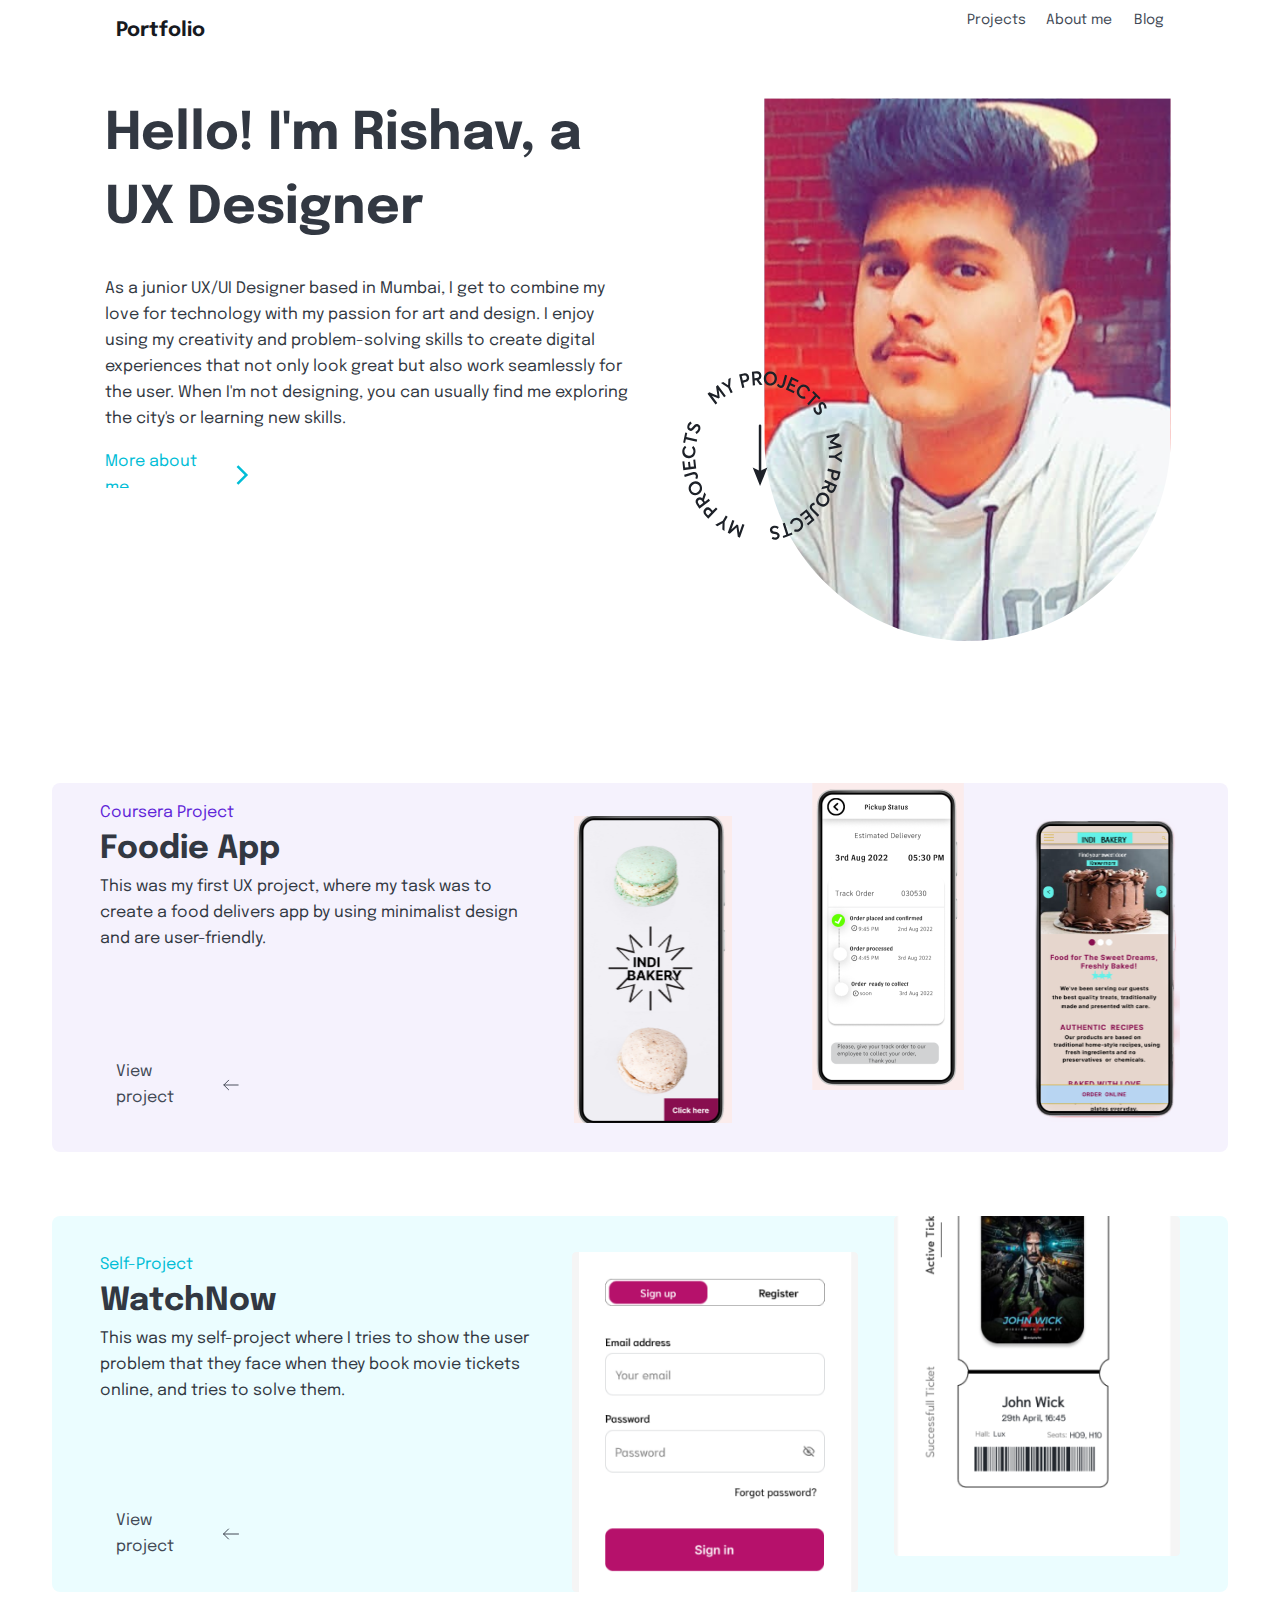
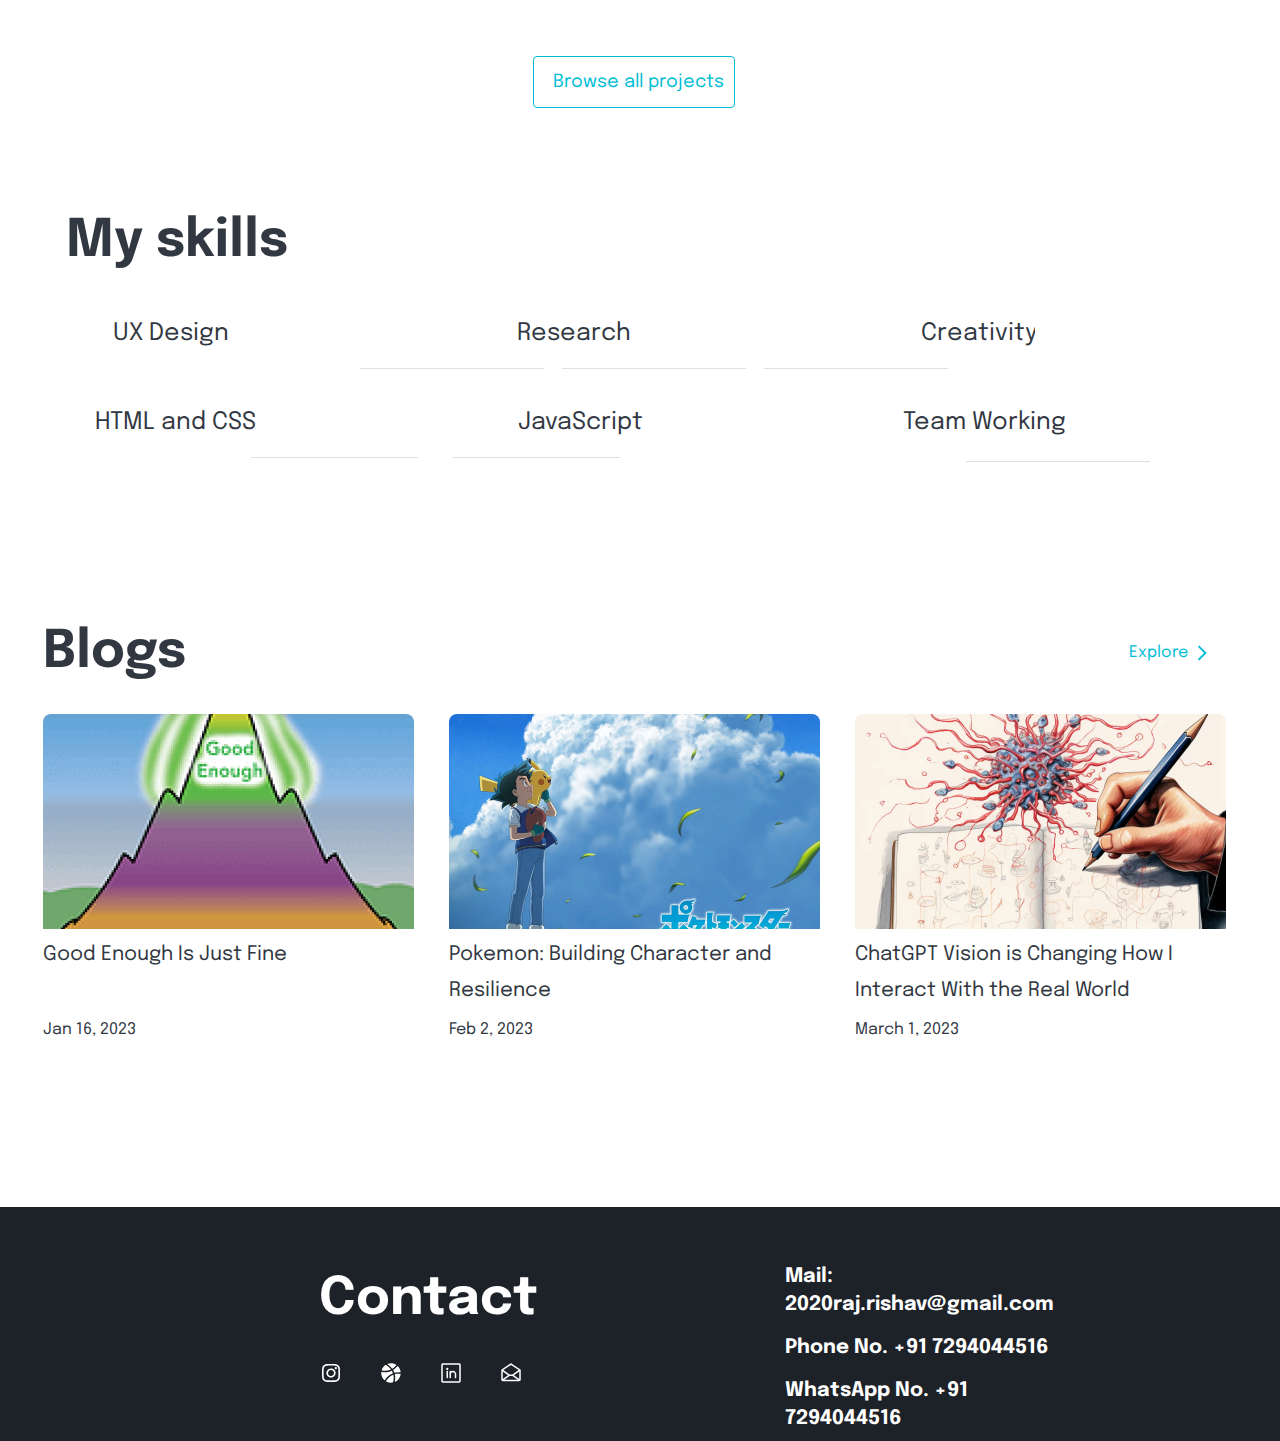
<file: index.html>
<!DOCTYPE html>
<html>
  <head>
    <meta charset="utf-8" />
    <meta name="viewport" content="initial-scale=1, width=device-width" />

    <link rel="stylesheet" href="./global.css" />
    <link rel="stylesheet" href="./index.css" />
    <link
      rel="stylesheet"
      href="https://fonts.googleapis.com/css2?family=Epilogue:wght@400;700&display=swap"
    />
  </head>
  <body>
    <div class="index1">
      <div class="container-180">
        <div class="frame">
          <div class="frame1">
            <div class="frame2">
              <b class="hello-im-nelson">Hello! I'm Rishav, a UX Designer </b>
              <div class="occaecat-elit-pariatur">
                As a junior UX/UI Designer based in Mumbai, I get to combine my
                love for technology with my passion for art and design. I enjoy
                using my creativity and problem-solving skills to create digital
                experiences that not only look great but also work seamlessly
                for the user. When I'm not designing, you can usually find me
                exploring the city's or learning new skills.
              </div>
              <a
                class="more-about-me-parent"
                href="./about-me.html"
                id="frameLink"
              >
                <div class="more-about-me">More about me</div>
                <img class="frame-icon" alt="" src="./public/frame3.svg" />
              </a>
            </div>
          </div>
          <img class="frame-icon1" alt="" src="./public/frame.svg" />
        </div>
        <div class="container-181">
          <div class="header-menu-15">
            <a class="frame3" href="./my-projects.html" id="frame1">
              <div class="projects">Projects</div>
            </a>
            <div class="frame4" id="frameContainer3">
              <div class="projects">About me</div>
            </div>
            <a class="frame5" href="./blogs.html" id="frame2">
              <div class="projects">Blog</div>
            </a>
          </div>
         <a class="name-folio" href="index.html" id="nameFolio">Portfolio</a>

        </div>
      </div>
      <div class="container-189">
        <div class="container-191">
          <div class="frame6">
            <div class="frame7">
              <div class="frame8">
                <div class="frame9">
                  <div class="product-photography">Coursera Project</div>
                  <b class="paris-secrets">Foodie App</b>
                  <div class="sint-occaecat-deserunt">
                    This was my first UX project, where my task was to create a
                    food delivers app by using minimalist design and are
                    user-friendly.
                  </div>
                </div>
                <div class="button-102">
                  <div class="more-about-me">View project</div>
                  <img class="frame-icon2" alt="" src="./public/frame5.svg" />
                </div>
              </div>
            </div>
            <div class="frame10">
              <img
                class="image-14-icon"
                alt=""
                src="./public/image-14@2x.png"
              />
            </div>
          </div>
          <div class="frame11">
            <img class="image-22-icon" alt="" src="./public/image-226@2x.png" />

            <img class="image-2-icon" alt="" src="./public/image-21@2x.png" />
          </div>
        </div>
        <div class="container-190">
          <div class="frame12">
            <img
              class="image-201-icon"
              alt=""
              src="./public/image-201@2x.png"
            />
          </div>
          <img class="image-202-icon" alt="" src="./public/image-202@2x.png" />

          <div class="frame13">
            <div class="frame14">
              <div class="frame15">
                <div class="portrait">Self-Project</div>
                <b class="paris-secrets">WatchNow </b>
                <div class="sint-occaecat-deserunt1">
                  This was my self-project where I tries to show the user
                  problem that they face when they book movie tickets online,
                  and tries to solve them.
                </div>
              </div>
              <div class="button-102">
                <div class="more-about-me">View project</div>
                <img class="frame-icon2" alt="" src="./public/frame1.svg" />
              </div>
            </div>
          </div>
        </div>
        <a class="button-100" href="./my-projects.html" id="button100">
          <div class="browse-all-projects">Browse all projects</div>
        </a>
      </div>
      <div class="container-187">
        <div class="frame16">
          <div class="photography">UX Design</div>
          <div class="graphic-design">Research</div>
          <div class="creativity">Creativity</div>
        </div>
        <img class="group-icon" alt="" src="./public/group.svg" />

        <div class="frame-parent">
          <div class="frame17">
            <div class="photography">HTML and CSS</div>
            <div class="copy-writing">JavaScript</div>
            <div class="creativity">Team Working</div>
          </div>
          <img class="group-icon1" alt="" src="./public/group1.svg" />
        </div>
        <b class="my-skills">My skills</b>
        <img class="group-icon2" alt="" src="./public/group2.svg" />
      </div>
      <div class="container-183">
        <div class="frame18">
          <b class="blogs">Blogs</b>
          <a class="button-98" href="./blogs.html">
            <div class="explore">Explore</div>
            <img class="frame-icon4" alt="" src="./public/frame6.svg" />
          </a>
        </div>
        <div class="frame19">
          <div class="container-184">
            <div class="frame20">
              <img
                class="image-196-icon"
                alt=""
                src="./public/image-196@2x.png"
              />

              <div class="minim-anim-pariatur">Good Enough Is Just Fine</div>
            </div>
            <div class="oct-16-2022">Jan 16, 2023</div>
          </div>
          <div class="container-185">
            <img
              class="image-196-icon"
              alt=""
              src="./public/image-197@2x.png"
            />

            <div class="minim-anim-pariatur">
              Pokemon: Building Character and Resilience
            </div>
            <div class="oct-16-2022">Feb 2, 2023</div>
          </div>
          <div class="container-185">
            <img
              class="image-196-icon"
              alt=""
              src="./public/image-198@2x.png"
            />

            <div class="minim-anim-pariatur">
              ChatGPT Vision is Changing How I Interact With the Real World
            </div>
            <div class="oct-16-2022">March 1, 2023</div>
          </div>
        </div>
      </div>
      <div class="container-182">
        <div class="say-hello-and-lets-work-toget-parent">
          <b class="say-hello-and">Contact</b>
          <div class="mail-2020rajrishavgmailcom-parent">
            <b class="mail-2020rajrishavgmailcom"
              >Mail: 2020raj.rishav@gmail.com</b
            >
            <b class="mail-2020rajrishavgmailcom">Phone No. +91 7294044516</b>
            <b class="mail-2020rajrishavgmailcom"
              >WhatsApp No. +91 7294044516</b
            >
          </div>
        </div>
        <img class="container-182-child" alt="" src="./public/group-14.svg" />
      </div>
    </div>

    <script>
      var frameLink = document.getElementById("frameLink");
      if (frameLink) {
        frameLink.addEventListener("click", function (e) {
          window.location.href = "./about-me.html";
        });
      }

      var frame1 = document.getElementById("frame1");
      if (frame1) {
        frame1.addEventListener("click", function (e) {
          window.location.href = "./my-projects.html";
        });
      }

      var frameContainer3 = document.getElementById("frameContainer3");
      if (frameContainer3) {
        frameContainer3.addEventListener("click", function (e) {
          window.location.href = "./about-me.html";
        });
      }

      var frame2 = document.getElementById("frame2");
      if (frame2) {
        frame2.addEventListener("click", function (e) {
          window.location.href = "./blogs.html";
        });
      }

      var nameFolio = document.getElementById("nameFolio");
      if (nameFolio) {
        nameFolio.addEventListener("click", function (e) {
          window.location.href = "index.html";
        });
      }

      var button100 = document.getElementById("button100");
      if (button100) {
        button100.addEventListener("click", function (e) {
          window.location.href = "./my-projects.html";
        });
      }
    </script>
  </body>
</html>
</file>
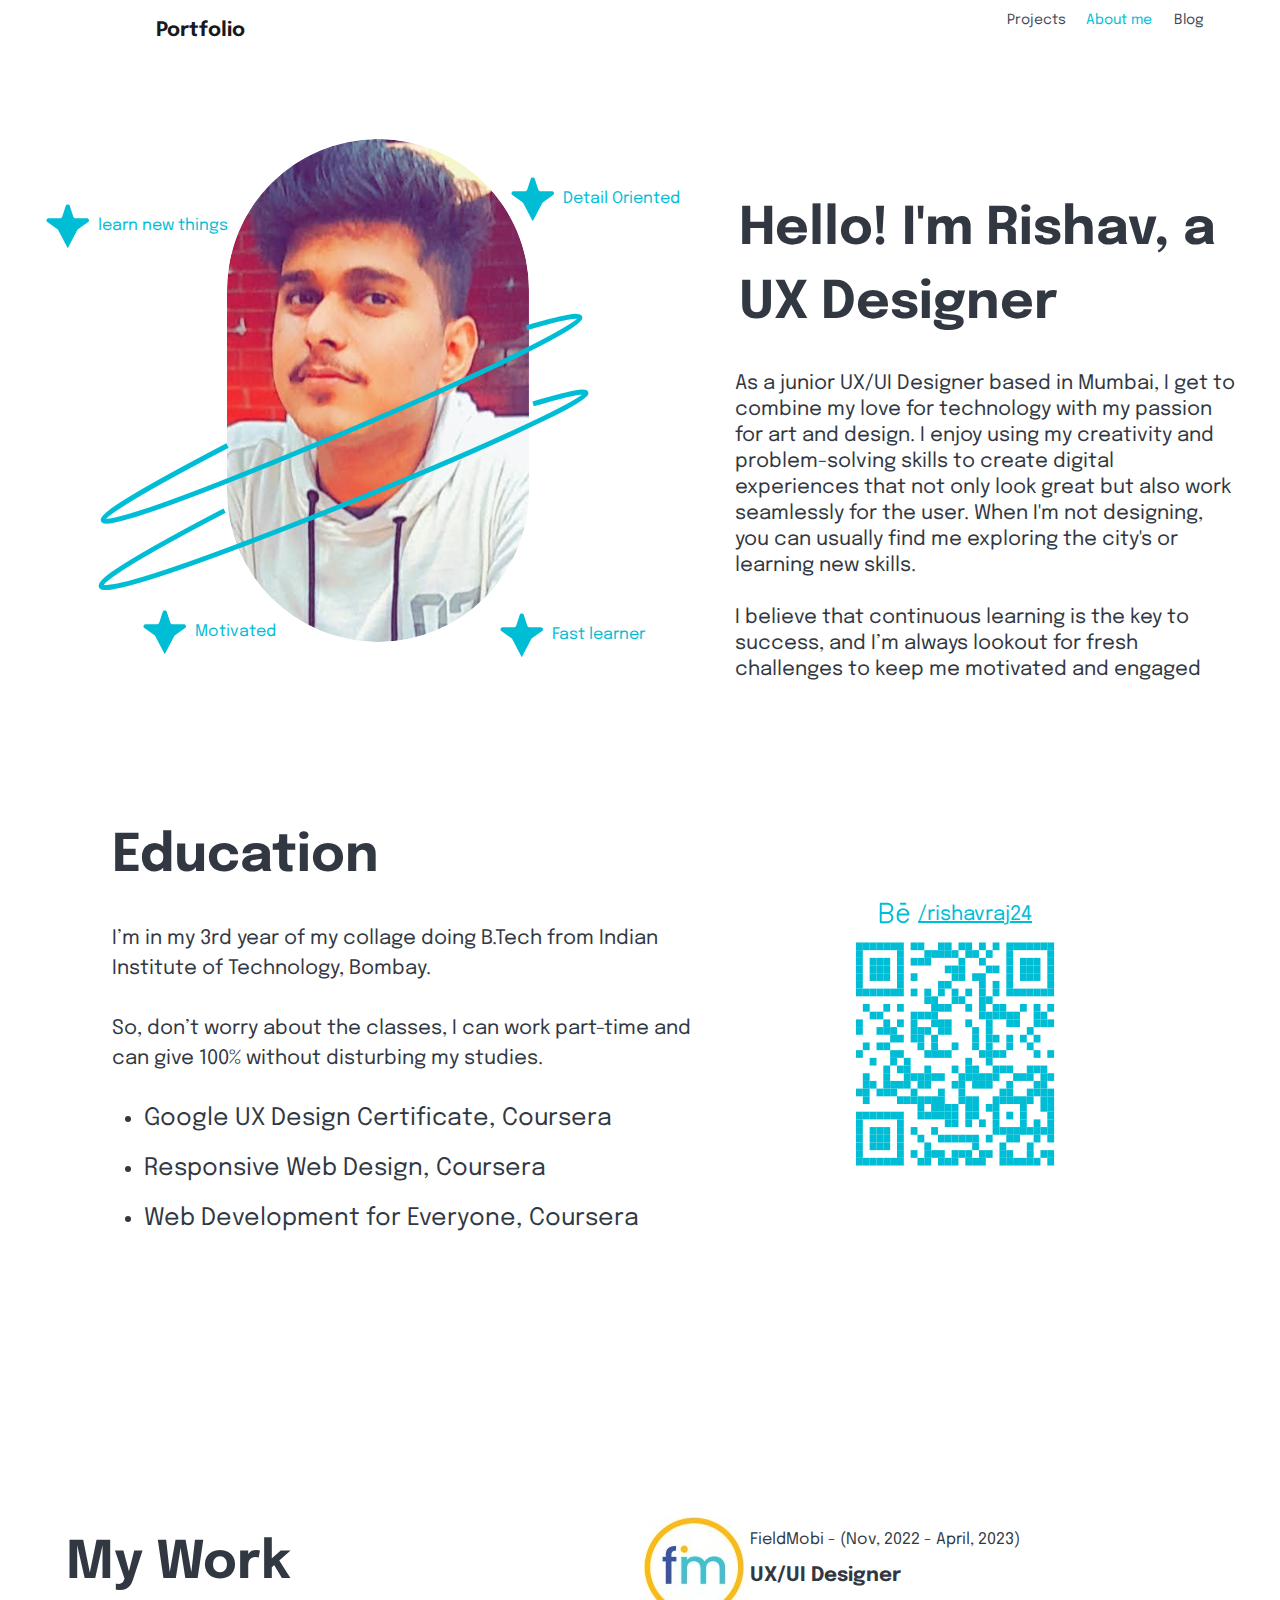
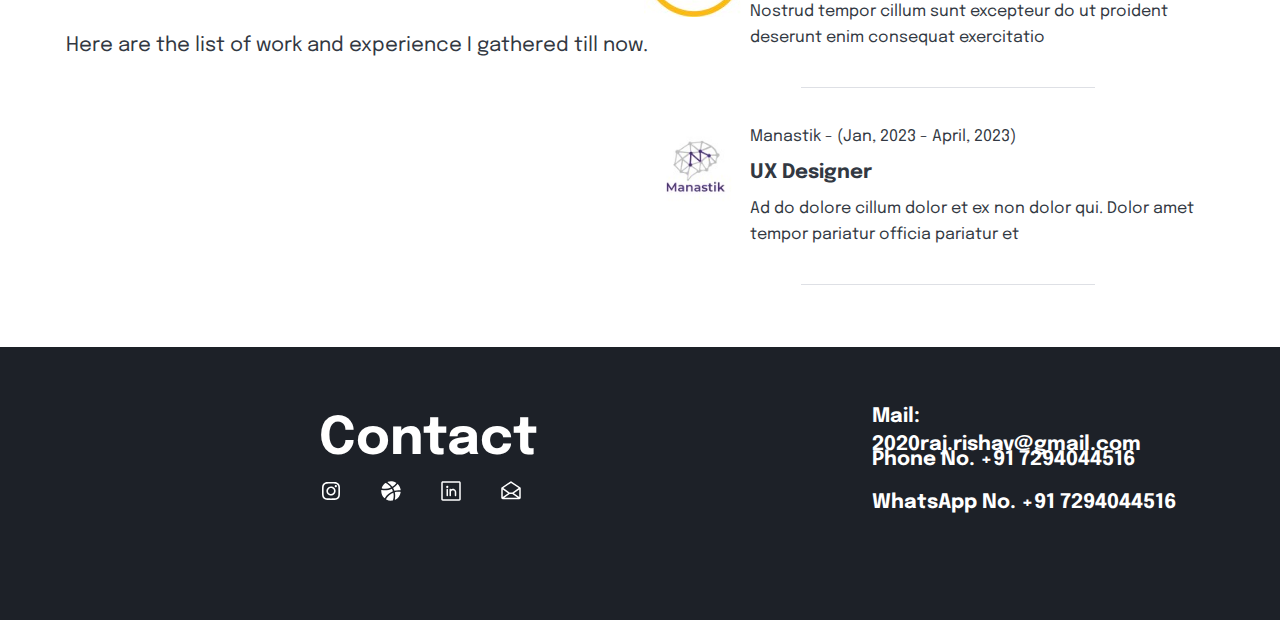
<file: about-me.html>
<!DOCTYPE html>
<html>
  <head>
    <meta charset="utf-8" />
    <meta name="viewport" content="initial-scale=1, width=device-width" />

    <link rel="stylesheet" href="./global.css" />
    <link rel="stylesheet" href="./about-me.css" />
    <link
      rel="stylesheet"
      href="https://fonts.googleapis.com/css2?family=Epilogue:wght@400;700&display=swap"
    />
    <link
      rel="stylesheet"
      href="https://fonts.googleapis.com/css2?family=Inter:wght@400&display=swap"
    />
  </head>
  <body>
    <div class="about-me4">
      <div class="container-192">
        <b class="my-work">Education </b>
        <div class="duis-nisi-do-container">
          <p class="im-in-my">
            I’m in my 3rd year of my collage doing B.Tech from Indian Institute
            of Technology, Bombay.
          </p>
          <p class="im-in-my">&nbsp;</p>
          <p class="im-in-my">
            So, don’t worry about the classes, I can work part-time and can give
            100% without disturbing my studies.
          </p>
          <p class="im-in-my">&nbsp;</p>
          <ul class="google-ux-design-certificate">
            <li class="responsive-web-design-courser">
              <span>Google UX Design Certificate, Coursera</span>
            </li>
            <li class="responsive-web-design-courser">
              <span>Responsive Web Design, Coursera</span>
            </li>
            <li>
              <span>Web Development for Everyone, Coursera</span>
            </li>
          </ul>
        </div>
        <div class="vector-parent">
          <img class="vector-icon" alt="" src="./public/vector.svg" />

          <div class="rishavraj24-parent">
            <a
              class="rishavraj24"
              href="https://www.behance.net/rishavraj24"
              target="_blank"
              >/rishavraj24</a
            >
            <img class="frame-icon10" alt="" src="./public/frame4.svg" />
          </div>
        </div>
      </div>
      <div class="container-193">
        <b class="my-work">My Work</b>
        <img class="container-193-child" alt="" src="./public/line-37.svg" />

        <div class="bibendum-2017">Manastik - (Jan, 2023 - April, 2023)</div>
        <div class="ad-do-dolore">
          Ad do dolore cillum dolor et ex non dolor qui. Dolor amet tempor
          pariatur officia pariatur et
        </div>
        <b class="photographer">UX Designer</b>
        <img class="container-193-item" alt="" src="./public/line-37.svg" />

        <div class="image-206">
          <img class="image-23-icon" alt="" src="./public/image-23@2x.png" />
        </div>
        <div class="consectetur-2016">
          FieldMobi - (Nov, 2022 - April, 2023)
        </div>
        <div class="nostrud-tempor-cillum">
          Nostrud tempor cillum sunt excepteur do ut proident deserunt enim
          consequat exercitatio
        </div>
        <b class="graphic-design1">UX/UI Designer</b>
        <div class="image-207">
          <img class="image-24-icon" alt="" src="./public/image-24@2x.png" />
        </div>
        <div class="duis-nisi-do">
          Here are the list of work and experience I gathered till now.
        </div>
      </div>
      <div class="container-1801">
        <div class="image-194-parent">
          <img class="image-194-icon" alt="" src="./public/image-194@2x.png" />

          <img class="group-child" alt="" src="./public/group-8.svg" />

          <div class="vector-group">
            <img class="group-item" alt="" src="./public/star-1.svg" />

            <div class="detail-oriented">Detail Oriented</div>
          </div>
          <div class="vector-container">
            <img class="group-item" alt="" src="./public/star-11.svg" />

            <div class="detail-oriented">Fast learner</div>
          </div>
          <div class="vector-parent1">
            <img class="group-item" alt="" src="./public/star-11.svg" />

            <div class="detail-oriented">Motivated</div>
          </div>
          <div class="vector-parent2">
            <img class="group-item" alt="" src="./public/star-1.svg" />

            <div class="detail-oriented">learn new things</div>
          </div>
        </div>
        <div class="occaecat-elit-pariatur-non-lor-parent">
          <div class="occaecat-elit-pariatur-container">
            <p class="im-in-my">
              As a junior UX/UI Designer based in Mumbai, I get to combine my
              love for technology with my passion for art and design. I enjoy
              using my creativity and problem-solving skills to create digital
              experiences that not only look great but also work seamlessly for
              the user. When I'm not designing, you can usually find me
              exploring the city's or learning new skills.
            </p>
            <p class="im-in-my">&nbsp;</p>
            <p class="im-in-my">
              I believe that continuous learning is the key to success, and I’m
              always lookout for fresh challenges to keep me motivated and
              engaged
            </p>
          </div>
          <b class="hello-im-nelson1">Hello! I'm Rishav, a UX Designer </b>
        </div>
        <div class="container-1814">
          <div class="header-menu-154">
            <a class="frame30" href="./my-projects.html" id="frame">
              <div class="projects4">Projects</div>
            </a>
            <div class="frame31" id="frameContainer">
              <div class="projects4">About me</div>
            </div>
            <a class="frame32" href="./blogs.html" id="frame1">
              <div class="projects4">Blog</div>
            </a>
          </div>
          <a class="name-folio4" href="index1.html" id="nameFolio">Portfolio</a>
        </div>
      </div>
      <div class="container-1825">
        <img class="container-182-child2" alt="" src="./public/group-142.svg" />

        <div class="say-hello-and-lets-work-toget-parent1">
          <b class="say-hello-and4">Contact</b>
          <div class="mail-2020rajrishavgmailcom-parent2">
            <b class="mail-2020rajrishavgmailcom4"
              >Mail: 2020raj.rishav@gmail.com</b
            >
            <b class="phone-no-914">Phone No. +91 7294044516</b>
            <b class="whatsapp-no-914">WhatsApp No. +91 7294044516</b>
          </div>
        </div>
      </div>
    </div>

    <script>
      var frame = document.getElementById("frame");
      if (frame) {
        frame.addEventListener("click", function (e) {
          window.location.href = "./my-projects.html";
        });
      }

      var frameContainer = document.getElementById("frameContainer");
      if (frameContainer) {
        frameContainer.addEventListener("click", function (e) {
          window.location.href = "./about-me.html";
        });
      }

      var frame1 = document.getElementById("frame1");
      if (frame1) {
        frame1.addEventListener("click", function (e) {
          window.location.href = "./blogs.html";
        });
      }

      var nameFolio = document.getElementById("nameFolio");
      if (nameFolio) {
        nameFolio.addEventListener("click", function (e) {
          window.location.href = "index.html";
        });
      }
    </script>
  </body>
</html>
</file>
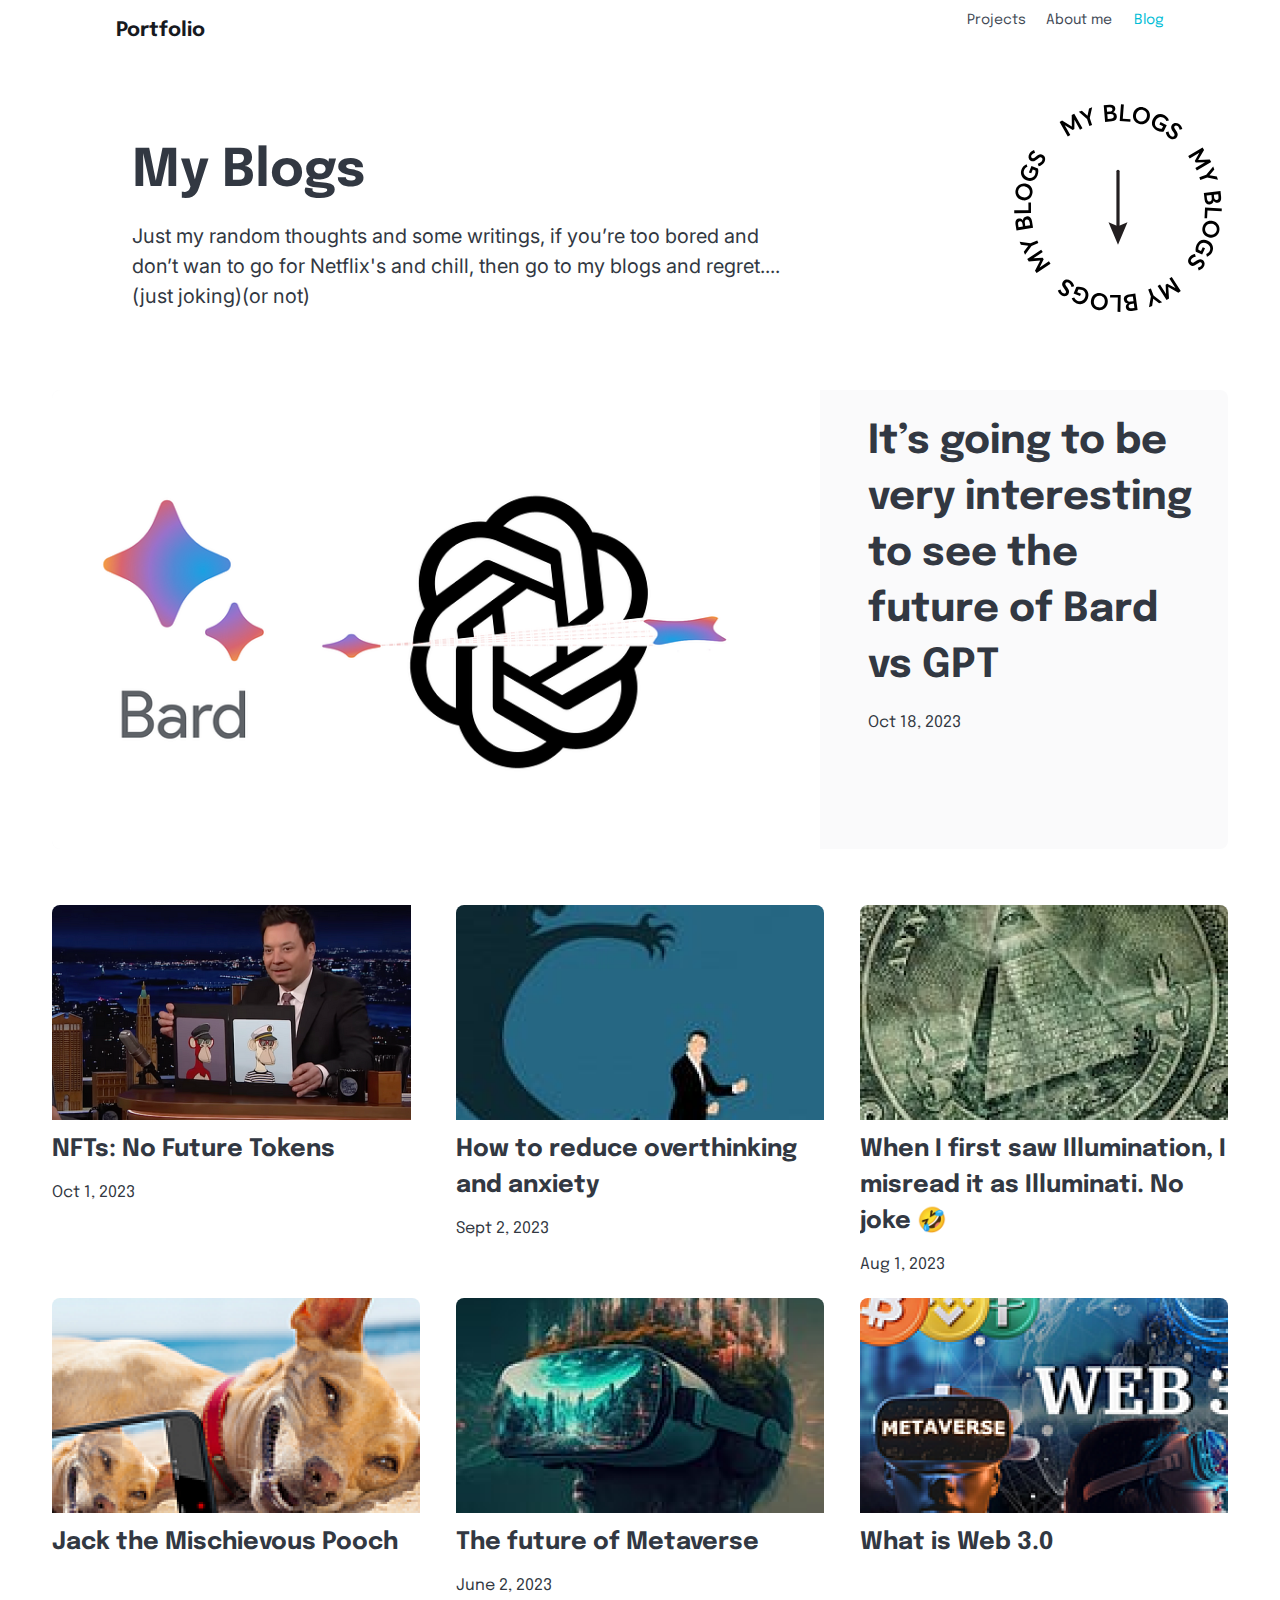
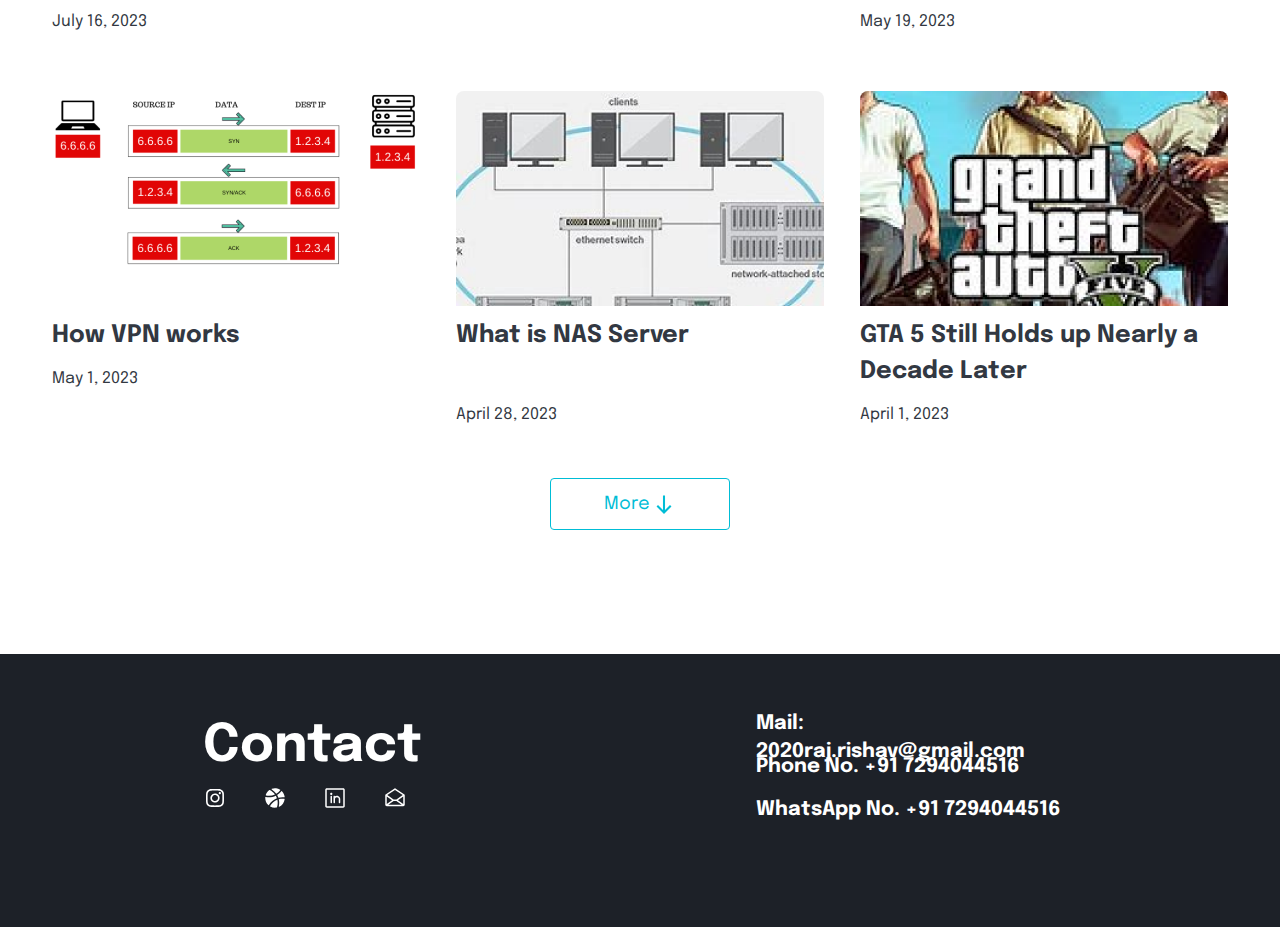
<file: blogs.html>
<!DOCTYPE html>
<html>
  <head>
    <meta charset="utf-8" />
    <meta name="viewport" content="initial-scale=1, width=device-width" />

    <link rel="stylesheet" href="./global.css" />
    <link rel="stylesheet" href="./blogs.css" />
    <link
      rel="stylesheet"
      href="https://fonts.googleapis.com/css2?family=Epilogue:wght@400;700&display=swap"
    />
    <link
      rel="stylesheet"
      href="https://fonts.googleapis.com/css2?family=Inter:wght@400&display=swap"
    />
  </head>
  <body>
    <div class="blogs1">
      <div class="container-2151">
        <div class="container-2161">
          <img class="image-234-icon1" alt="" src="./public/image-234@2x.png" />

          <b class="minim-anim-pariatur3"
            >It’s going to be very interesting to see the future of Bard vs
            GPT</b
          >
          <div class="oct-16-20226">Oct 18, 2023</div>
        </div>
        <div class="container-2171">
          <img class="image-235-icon1" alt="" src="./public/image-235@2x.png" />

          <b class="sint-dolore-laborum1">NFTs: No Future Tokens</b>
          <div class="oct-16-20227">Oct 1, 2023</div>
        </div>
        <div class="container-2181">
          <img class="image-235-icon1" alt="" src="./public/image-236@2x.png" />

          <b class="dolore-nisi-ipsum3"
            >How to reduce overthinking and anxiety</b
          >
          <div class="oct-2-20225">Sept 2, 2023</div>
        </div>
        <div class="container-2191">
          <img class="image-235-icon1" alt="" src="./public/image-237@2x.png" />

          <b class="dolore-nisi-ipsum3"
            >When I first saw Illumination, I misread it as Illuminati. No joke
            🤣</b
          >
          <div class="oct-1-20225">Aug 1, 2023</div>
        </div>
        <div class="container-2201">
          <img class="image-235-icon1" alt="" src="./public/image-238@2x.png" />

          <b class="sint-dolore-laborum1">How VPN works</b>
          <div class="oct-16-20227">May 1, 2023</div>
        </div>
        <div class="container-2211">
          <img class="image-235-icon1" alt="" src="./public/image-239@2x.png" />

          <b class="dolore-nisi-ipsum3">What is NAS Server</b>
          <div class="oct-2-20225">April 28, 2023</div>
        </div>
        <div class="container-2221">
          <img class="image-235-icon1" alt="" src="./public/image-240@2x.png" />

          <b class="sint-dolore-laborum1">
            <p class="gta-5-still1">GTA 5 Still Holds up Nearly a</p>
            <p class="gta-5-still1">Decade Later</p>
          </b>
          <div class="oct-2-20225">April 1, 2023</div>
        </div>
        <div class="container-2231">
          <img class="image-235-icon1" alt="" src="./public/image-241@2x.png" />

          <b class="nulla-ex-voluptate1">Jack the Mischievous Pooch</b>
          <div class="oct-2-20225">July 16, 2023</div>
        </div>
        <div class="container-2241">
          <img class="image-235-icon1" alt="" src="./public/image-242@2x.png" />

          <b class="dolore-nisi-ipsum3">The future of Metaverse</b>
          <div class="oct-16-20227">June 2, 2023</div>
        </div>
        <div class="container-2251">
          <img class="image-235-icon1" alt="" src="./public/image-243@2x.png" />

          <b class="dolore-nisi-ipsum3">What is Web 3.0</b>
          <div class="oct-2-20225">May 19, 2023</div>
        </div>
        <a class="button-112" href="./blogs2.html" id="button112">
          <div class="next">More</div>
          <img class="frame-icon5" alt="" src="./public/frame2.svg" />
        </a>
      </div>
      <div class="container-2261">
        <b class="my-blogs1">My Blogs</b>
        <div class="lorem-occaecat-proident1">
          Just my random thoughts and some writings, if you’re too bored and
          don’t wan to go for Netflix's and chill, then go to my blogs and
          regret....(just joking)(or not)
        </div>
        <img class="image-244-icon1" alt="" src="./public/image-244.svg" />

        <div class="container-1812">
          <div class="header-menu-152">
            <a class="frame24" href="./my-projects.html" id="frame">
              <div class="projects2">Projects</div>
            </a>
            <div class="frame25" id="frameContainer">
              <div class="projects2">About me</div>
            </div>
            <a class="frame26" href="./blogs.html" id="frame1">
              <div class="projects2">Blog</div>
            </a>
          </div>
          <a class="name-folio2" href="index1.html" id="nameFolio">Portfolio</a>
        </div>
      </div>
      <div class="container-1822">
        <img class="container-182-inner" alt="" src="./public/group-142.svg" />

        <div class="say-hello-and-lets-work-toget-container">
          <b class="say-hello-and2">Contact</b>
          <div class="mail-2020rajrishavgmailcom-container">
            <b class="mail-2020rajrishavgmailcom2"
              >Mail: 2020raj.rishav@gmail.com</b
            >
            <b class="phone-no-912">Phone No. +91 7294044516</b>
            <b class="whatsapp-no-912">WhatsApp No. +91 7294044516</b>
          </div>
        </div>
      </div>
    </div>

    <script>
      var button112 = document.getElementById("button112");
      if (button112) {
        button112.addEventListener("click", function (e) {
          window.location.href = "./blogs2.html";
        });
      }

      var frame = document.getElementById("frame");
      if (frame) {
        frame.addEventListener("click", function (e) {
          window.location.href = "./my-projects.html";
        });
      }

      var frameContainer = document.getElementById("frameContainer");
      if (frameContainer) {
        frameContainer.addEventListener("click", function (e) {
          window.location.href = "./about-me.html";
        });
      }

      var frame1 = document.getElementById("frame1");
      if (frame1) {
        frame1.addEventListener("click", function (e) {
          window.location.href = "./blogs.html";
        });
      }

      var nameFolio = document.getElementById("nameFolio");
      if (nameFolio) {
        nameFolio.addEventListener("click", function (e) {
          window.location.href = "./index.html";
        });
      }
    </script>
  </body>
</html>
</file>
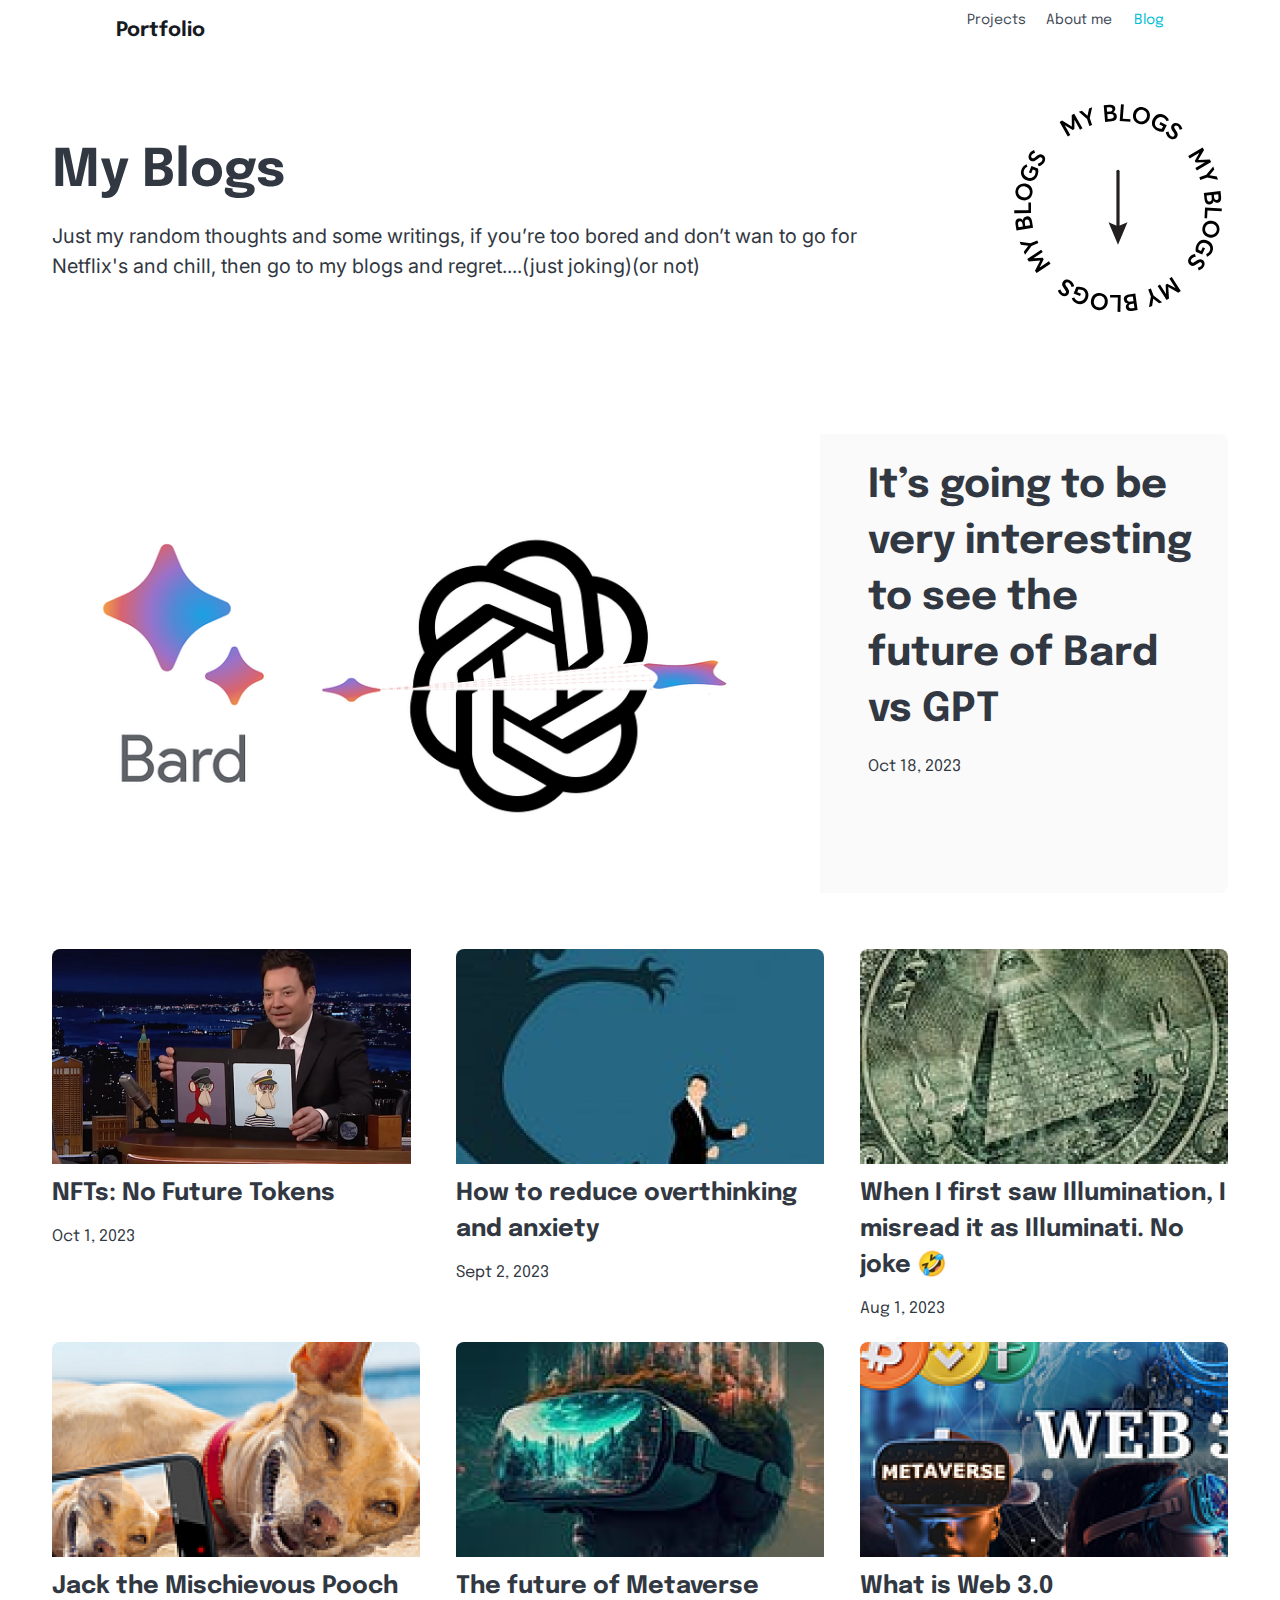
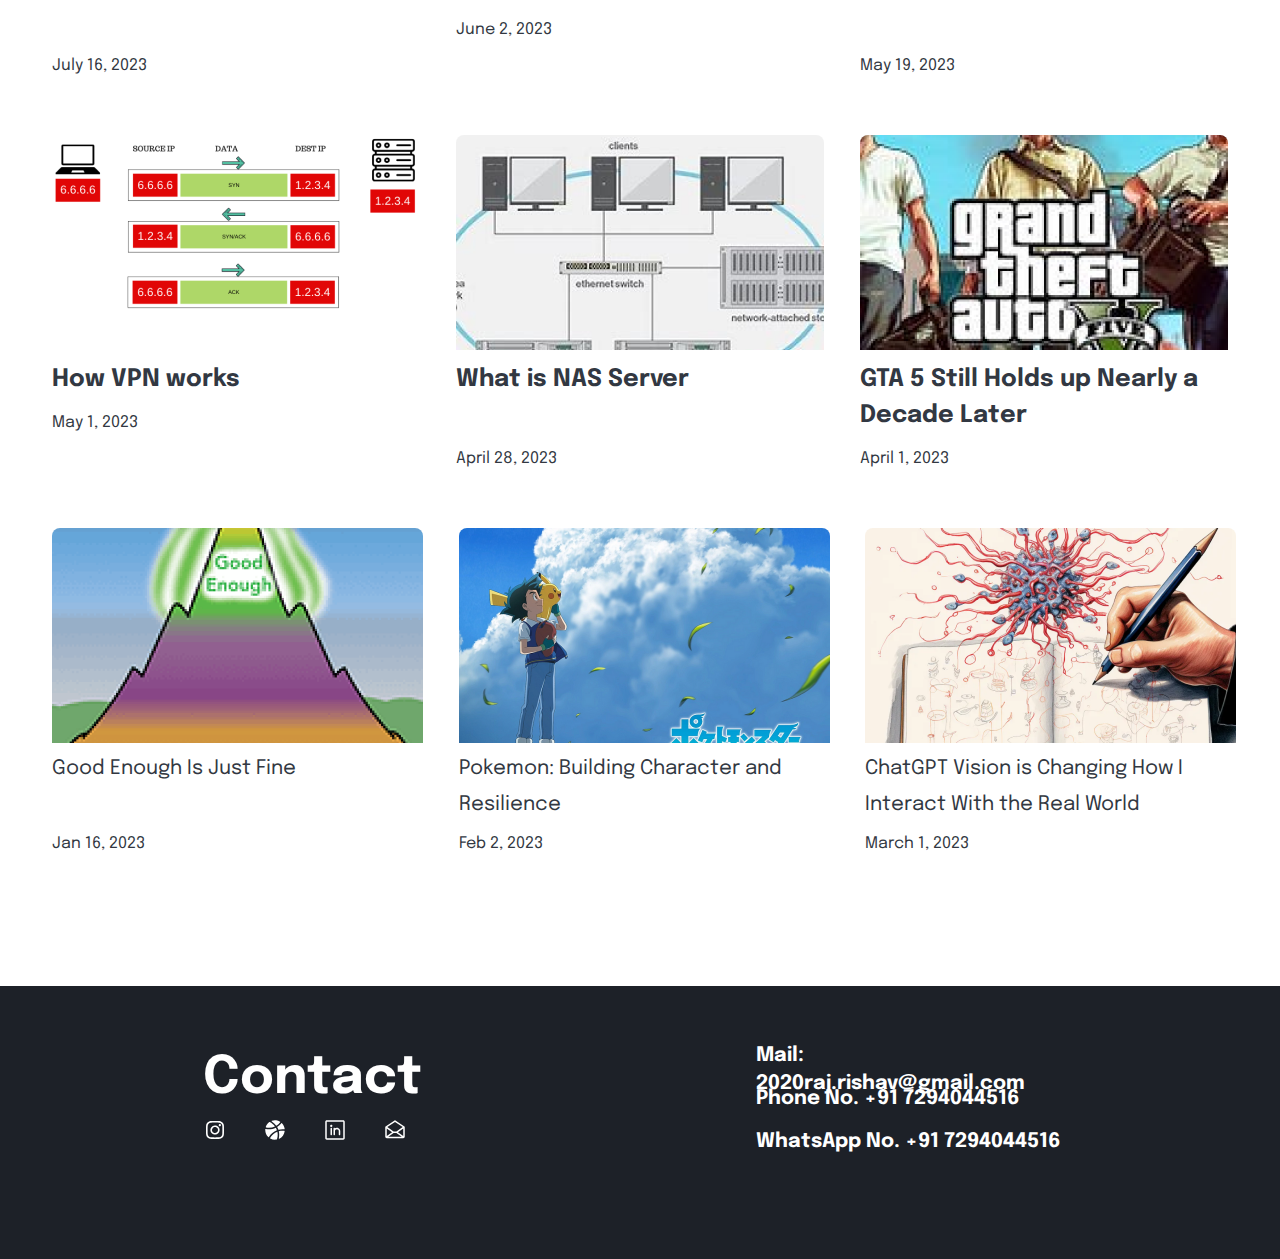
<file: blogs2.html>
<!DOCTYPE html>
<html>
  <head>
    <meta charset="utf-8" />
    <meta name="viewport" content="initial-scale=1, width=device-width" />

    <link rel="stylesheet" href="./global.css" />
    <link rel="stylesheet" href="./blogs2.css" />
    <link
      rel="stylesheet"
      href="https://fonts.googleapis.com/css2?family=Epilogue:wght@400;700&display=swap"
    />
    <link
      rel="stylesheet"
      href="https://fonts.googleapis.com/css2?family=Inter:wght@400&display=swap"
    />
  </head>
  <body>
    <div class="blogs2">
      <div class="container-226">
        <b class="my-blogs">My Blogs</b>
        <div class="lorem-occaecat-proident">
          Just my random thoughts and some writings, if you’re too bored and
          don’t wan to go for Netflix's and chill, then go to my blogs and
          regret....(just joking)(or not)
        </div>
        <img class="image-244-icon" alt="" src="./public/image-244.svg" />

        <div class="container-1811">
          <div class="header-menu-151">
            <a class="frame21" href="./my-projects.html" id="frame">
              <div class="projects1">Projects</div>
            </a>
            <div class="frame22" id="frameContainer">
              <div class="projects1">About me</div>
            </div>
            <a class="frame23" href="./blogs.html" id="frame1">
              <div class="projects1">Blog</div>
            </a>
          </div>
          <a class="name-folio1" href="index1.html" id="nameFolio">Portfolio</a>
        </div>
      </div>
      <div class="container-215">
        <div class="container-216">
          <img class="image-234-icon" alt="" src="./public/image-234@2x.png" />

          <b class="minim-anim-pariatur1"
            >It’s going to be very interesting to see the future of Bard vs
            GPT</b
          >
          <div class="oct-16-20221">Oct 18, 2023</div>
        </div>
        <div class="container-217">
          <img class="image-235-icon" alt="" src="./public/image-235@2x.png" />

          <b class="sint-dolore-laborum">NFTs: No Future Tokens</b>
          <div class="oct-16-20222">Oct 1, 2023</div>
        </div>
        <div class="container-218">
          <img class="image-235-icon" alt="" src="./public/image-236@2x.png" />

          <b class="officia-amet-officia"
            >How to reduce overthinking and anxiety</b
          >
          <div class="oct-2-20221">Sept 2, 2023</div>
        </div>
        <div class="container-219">
          <img class="image-235-icon" alt="" src="./public/image-237@2x.png" />

          <b class="officia-amet-officia"
            >When I first saw Illumination, I misread it as Illuminati. No joke
            🤣</b
          >
          <div class="oct-1-20221">Aug 1, 2023</div>
        </div>
        <div class="container-220">
          <img class="image-235-icon" alt="" src="./public/image-238@2x.png" />

          <b class="sint-dolore-laborum">How VPN works</b>
          <div class="oct-16-20222">May 1, 2023</div>
        </div>
        <div class="container-221">
          <img class="image-235-icon" alt="" src="./public/image-239@2x.png" />

          <b class="officia-amet-officia">What is NAS Server</b>
          <div class="oct-2-20221">April 28, 2023</div>
        </div>
        <div class="container-222">
          <img class="image-235-icon" alt="" src="./public/image-240@2x.png" />

          <b class="sint-dolore-laborum">
            <p class="gta-5-still">GTA 5 Still Holds up Nearly a</p>
            <p class="gta-5-still">Decade Later</p>
          </b>
          <div class="oct-2-20221">April 1, 2023</div>
        </div>
        <div class="container-223">
          <img class="image-235-icon" alt="" src="./public/image-241@2x.png" />

          <b class="nulla-ex-voluptate">Jack the Mischievous Pooch</b>
          <div class="oct-2-20221">July 16, 2023</div>
        </div>
        <div class="container-224">
          <img class="image-235-icon" alt="" src="./public/image-242@2x.png" />

          <b class="officia-amet-officia">The future of Metaverse</b>
          <div class="oct-16-20222">June 2, 2023</div>
        </div>
        <div class="container-225">
          <img class="image-235-icon" alt="" src="./public/image-243@2x.png" />

          <b class="officia-amet-officia">What is Web 3.0</b>
          <div class="oct-2-20221">May 19, 2023</div>
        </div>
        <div class="container-1841">
          <img class="image-196-icon1" alt="" src="./public/image-196@2x.png" />

          <div class="minim-anim-pariatur2">Good Enough Is Just Fine</div>
          <div class="oct-16-20225">Jan 16, 2023</div>
        </div>
        <div class="container-1851">
          <img class="image-196-icon1" alt="" src="./public/image-197@2x.png" />

          <div class="dolore-nisi-ipsum2">
            Pokemon: Building Character and Resilience
          </div>
          <div class="oct-16-20225">Feb 2, 2023</div>
        </div>
        <div class="container-1861">
          <img class="image-196-icon1" alt="" src="./public/image-198@2x.png" />

          <div class="dolore-nisi-ipsum2">
            ChatGPT Vision is Changing How I Interact With the Real World
          </div>
          <div class="oct-16-20225">March 1, 2023</div>
        </div>
      </div>
      <div class="container-1821">
        <img class="container-182-item" alt="" src="./public/group-141.svg" />

        <div class="say-hello-and-lets-work-toget-group">
          <b class="say-hello-and1">Contact</b>
          <div class="mail-2020rajrishavgmailcom-group">
            <b class="mail-2020rajrishavgmailcom1"
              >Mail: 2020raj.rishav@gmail.com</b
            >
            <b class="phone-no-911">Phone No. +91 7294044516</b>
            <b class="whatsapp-no-911">WhatsApp No. +91 7294044516</b>
          </div>
        </div>
      </div>
    </div>

    <script>
      var frame = document.getElementById("frame");
      if (frame) {
        frame.addEventListener("click", function (e) {
          window.location.href = "./my-projects.html";
        });
      }

      var frameContainer = document.getElementById("frameContainer");
      if (frameContainer) {
        frameContainer.addEventListener("click", function (e) {
          window.location.href = "./about-me.html";
        });
      }

      var frame1 = document.getElementById("frame1");
      if (frame1) {
        frame1.addEventListener("click", function (e) {
          window.location.href = "./blogs.html";
        });
      }

      var nameFolio = document.getElementById("nameFolio");
      if (nameFolio) {
        nameFolio.addEventListener("click", function (e) {
          window.location.href = "index.html";
        });
      }
    </script>
  </body>
</html>
</file>
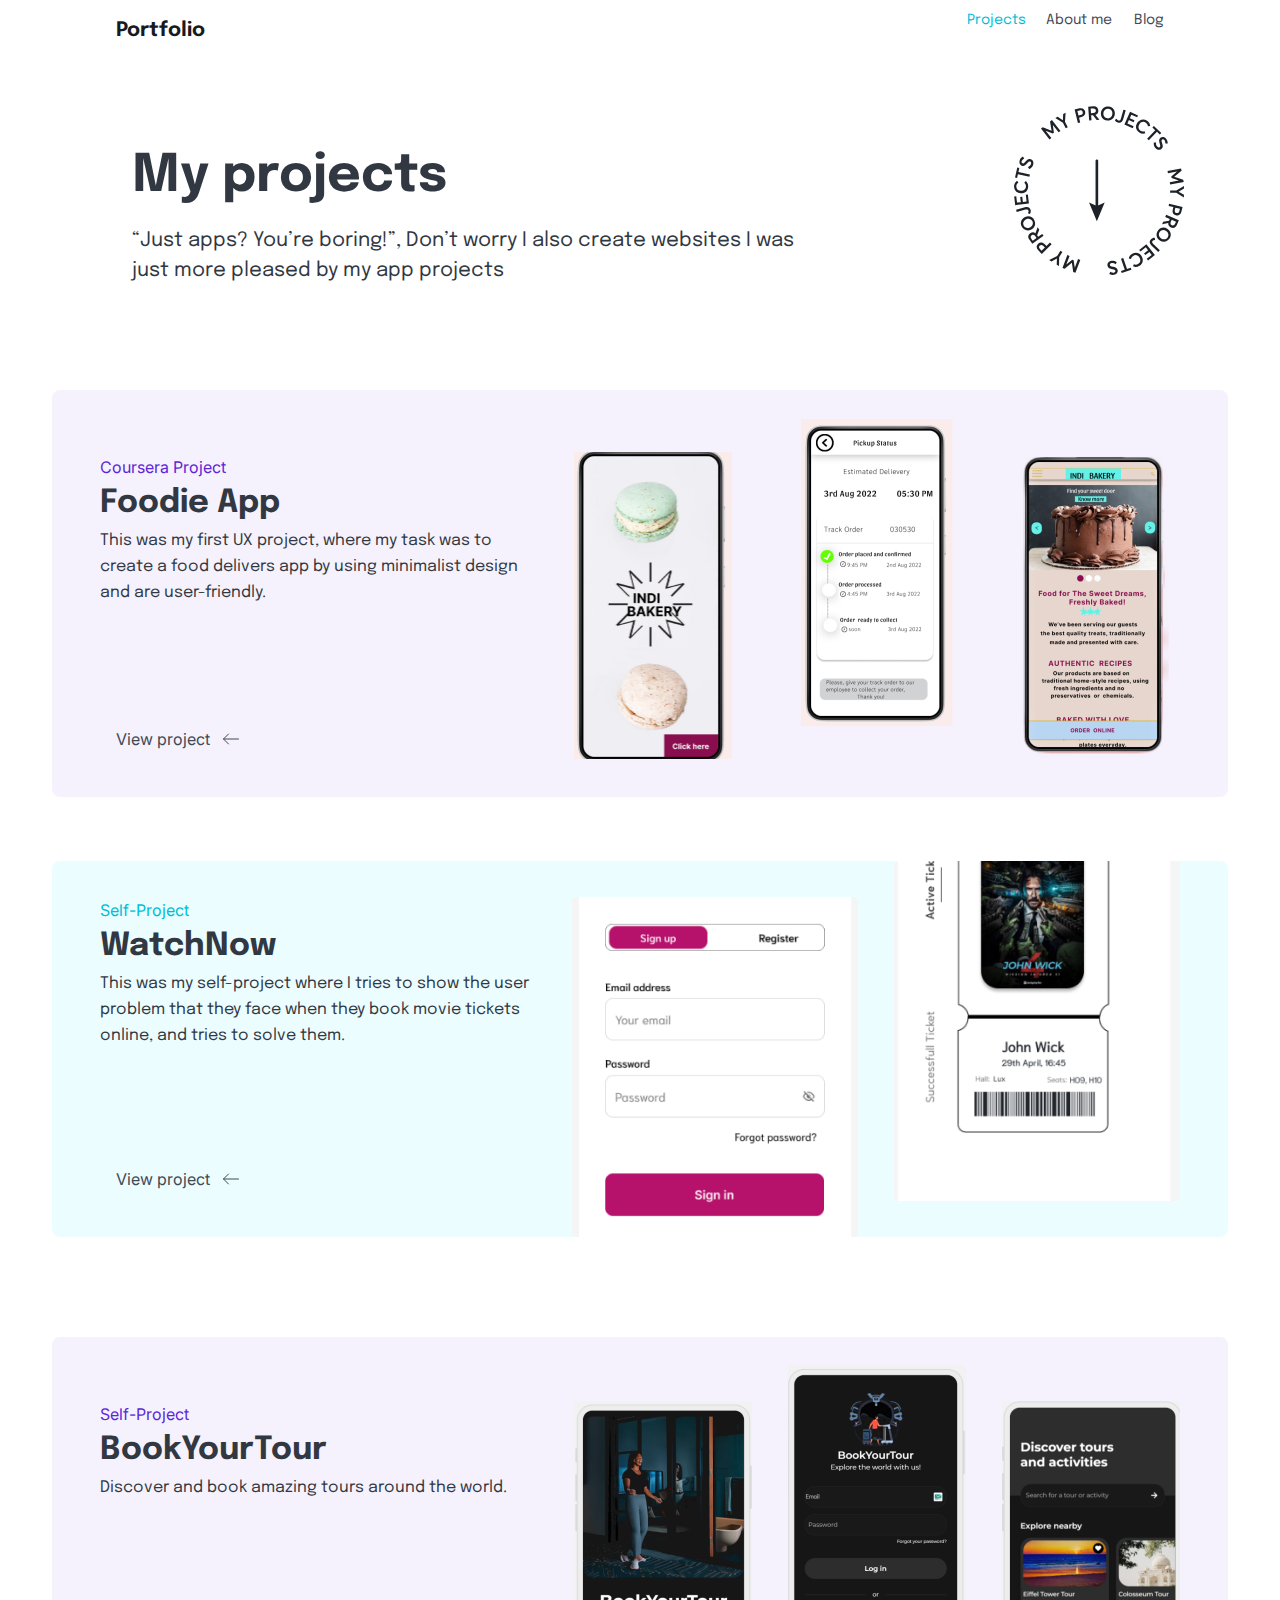
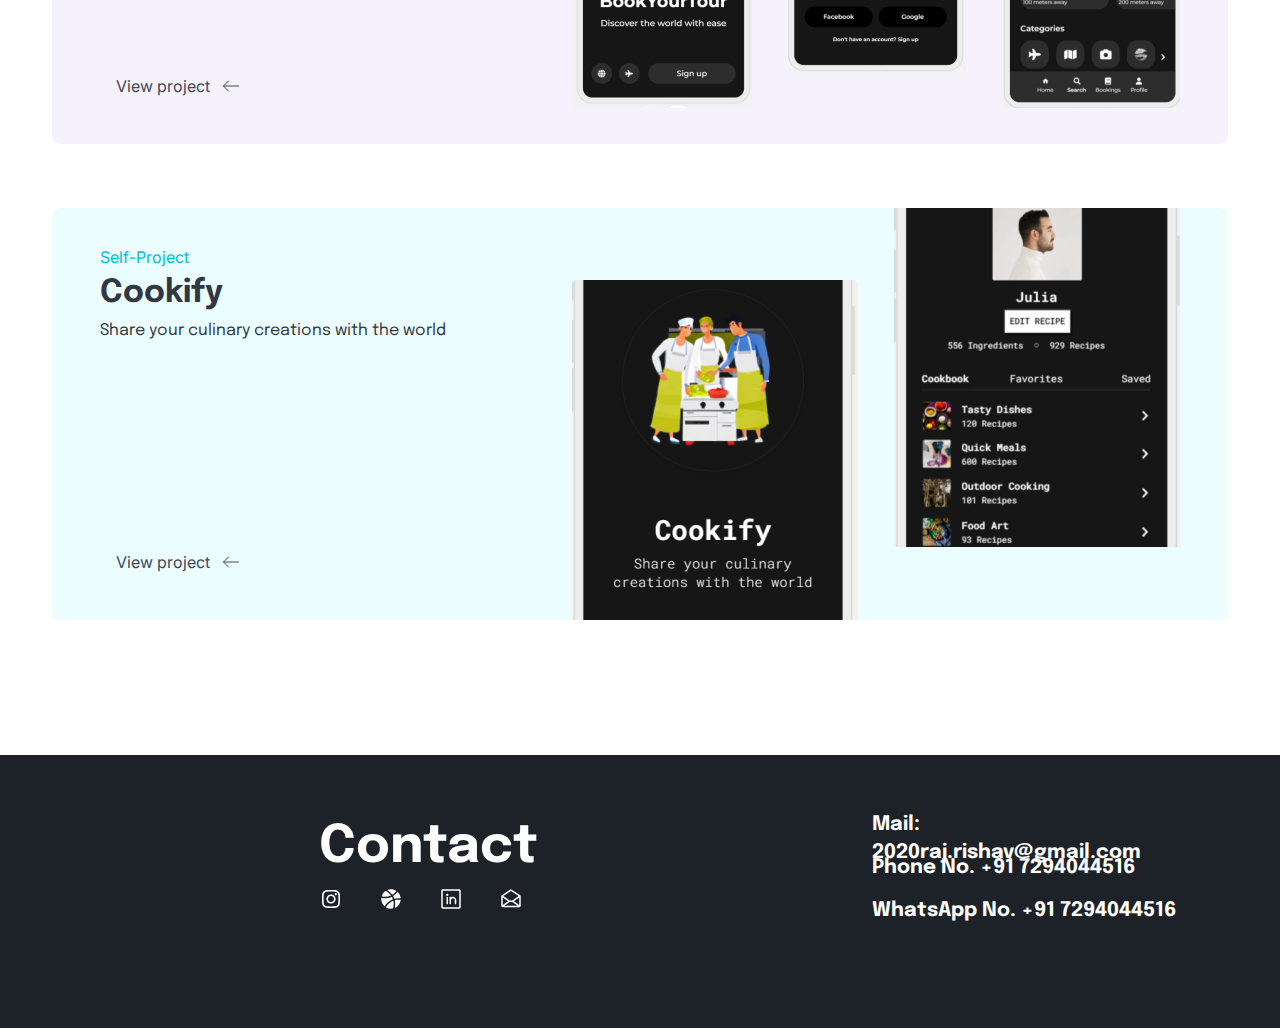
<file: my-projects.html>
<!DOCTYPE html>
<html>
  <head>
    <meta charset="utf-8" />
    <meta name="viewport" content="initial-scale=1, width=device-width" />

    <link rel="stylesheet" href="./global.css" />
    <link rel="stylesheet" href="./my-projects.css" />
    <link
      rel="stylesheet"
      href="https://fonts.googleapis.com/css2?family=Epilogue:wght@400;700&display=swap"
    />
    <link
      rel="stylesheet"
      href="https://fonts.googleapis.com/css2?family=Inter:wght@400&display=swap"
    />
  </head>
  <body>
    <div class="my-projects">
      <div class="container-197">
        <b class="my-projects1">My projects</b>
        <div class="lorem-occaecat-proident2">
          “Just apps? You’re boring!”, Don’t worry I also create websites I was
          just more pleased by my app projects
        </div>
        <img class="image-196-icon2" alt="" src="./public/image-1961.svg" />

        <div class="container-1813"></div>
        <div class="container-1823">
          <div class="header-menu-153">
            <a class="frame27" href="./my-projects.html" id="frame">
              <div class="projects3">Projects</div>
            </a>
            <div class="frame28" id="frameContainer">
              <div class="projects3">About me</div>
            </div>
            <a class="frame29" href="./blogs.html" id="frame1">
              <div class="projects3">Blog</div>
            </a>
          </div>
          <a class="name-folio3" href="index1.html" id="nameFolio">Portfolio</a>
        </div>
      </div>
      <div class="container-199">
        <div class="container-202">
          <div class="food-photography">Self-Project</div>
          <b class="pure-summer-garden">BookYourTour</b>
          <div class="sint-occaecat-deserunt2">
            Discover and book amazing tours around the world.
          </div>
          <div class="button-107">
            <div class="view-project2">View project</div>
            <img class="frame-icon6" alt="" src="./public/frame1.svg" />
          </div>
          <img class="image-221-icon" alt="" src="./public/image-221@2x.png" />

          <img class="image-222-icon" alt="" src="./public/image-222@2x.png" />

          <img class="image-223-icon" alt="" src="./public/image-223@2x.png" />
        </div>
        <div class="container-203">
          <div class="landscape">Self-Project</div>
          <b class="fairy-tales">Cookify</b>
          <div class="sint-occaecat-deserunt3">
            Share your culinary creations with the world
          </div>
          <div class="button-108">
            <div class="view-project2">View project</div>
            <img class="frame-icon6" alt="" src="./public/frame1.svg" />
          </div>
          <img class="image-224-icon" alt="" src="./public/image-224@2x.png" />

          <img class="image-225-icon" alt="" src="./public/image-225@2x.png" />
        </div>
        <div class="container-1911">
          <div class="food-photography">Coursera Project</div>
          <b class="paris-secrets1">Foodie App</b>
          <div class="sint-occaecat-deserunt2">
            This was my first UX project, where my task was to create a food
            delivers app by using minimalist design and are user-friendly.
          </div>
          <img class="image-22-icon1" alt="" src="./public/image-22@2x.png" />

          <img class="image-14-icon1" alt="" src="./public/image-14@2x.png" />

          <div class="button-107">
            <div class="view-project2">View project</div>
            <img class="frame-icon6" alt="" src="./public/frame1.svg" />
          </div>
          <img class="image-2-icon1" alt="" src="./public/image-2@2x.png" />
        </div>
        <div class="container-1901">
          <div class="landscape">Self-Project</div>
          <b class="oceanic-feeling1">WatchNow </b>
          <div class="sint-occaecat-deserunt3">
            This was my self-project where I tries to show the user problem that
            they face when they book movie tickets online, and tries to solve
            them.
          </div>
          <div class="button-1011">
            <div class="view-project2">View project</div>
            <img class="frame-icon6" alt="" src="./public/frame1.svg" />
          </div>
          <img class="image-201-icon1" alt="" src="./public/image-201@2x.png" />

          <img class="image-202-icon1" alt="" src="./public/image-202@2x.png" />
        </div>
      </div>
      <div class="container-1824">
        <img class="container-182-child1" alt="" src="./public/group-142.svg" />

        <div class="group-div">
          <b class="say-hello-and3">Contact</b>
          <div class="mail-2020rajrishavgmailcom-parent1">
            <b class="mail-2020rajrishavgmailcom3"
              >Mail: 2020raj.rishav@gmail.com</b
            >
            <b class="phone-no-913">Phone No. +91 7294044516</b>
            <b class="whatsapp-no-913">WhatsApp No. +91 7294044516</b>
          </div>
        </div>
      </div>
    </div>

    <script>
      var frame = document.getElementById("frame");
      if (frame) {
        frame.addEventListener("click", function (e) {
          window.location.href = "./my-projects.html";
        });
      }

      var frameContainer = document.getElementById("frameContainer");
      if (frameContainer) {
        frameContainer.addEventListener("click", function (e) {
          window.location.href = "./about-me.html";
        });
      }

      var frame1 = document.getElementById("frame1");
      if (frame1) {
        frame1.addEventListener("click", function (e) {
          window.location.href = "./blogs.html";
        });
      }

      var nameFolio = document.getElementById("nameFolio");
      if (nameFolio) {
        nameFolio.addEventListener("click", function (e) {
          window.location.href = "index.html";
        });
      }
    </script>
  </body>
</html>
</file>
<file: global.css>
body {
  margin: 0;
  line-height: normal;
}

:root {
  /* fonts */
  --headings: Epilogue;
  --font-inter: Inter;
  --font-inherit: inherit;

  /* font sizes */
  --font-size-xl: 20px;
  --font-size-33xl: 52px;
  --headings-size: 16px;
  --font-size-5xl: 24px;
  --font-size-lg: 18px;
  --font-size-13xl: 32px;
  --font-size-sm: 14px;
  --font-size-21xl: 40px;

  /* Colors */
  --color-white: #fff;
  --color-gray-100: #fafafb;
  --color-gray-200: #1d2128;
  --color-gray-300: #171a1f;
  --color-gray-500: rgba(0, 0, 0, 0);
  --color-gray-400: rgba(255, 255, 255, 0);
  --color-darkslategray-100: #424955;
  --color-darkslategray-200: #323842;
  --color-darkturquoise: #00bdd6;
  --color-azure: #ebfdff;
  --color-ghostwhite: #f5f2fd;
  --color-blueviolet: #6025d8;

  /* Gaps */
  --gap-5xs: 8px;
  --gap-3xs: 10px;

  /* Paddings */
  --padding-base: 16px;

  /* Border radiuses */
  --br-9xs: 4px;
  --br-5xs: 8px;
  --br-11xs: 2px;
}
</file>
<file: index.css>
.hello-im-nelson {
  position: relative;
  font-size: var(--font-size-33xl);
  line-height: 74px;
}
.hello-im-nelson,
.occaecat-elit-pariatur {
  align-self: stretch;
}
.more-about-me,
.occaecat-elit-pariatur {
  position: relative;
  line-height: 26px;
}
.frame-icon {
  position: relative;
  width: 26px;
  height: 26px;
  overflow: hidden;
  flex-shrink: 0;
}
.more-about-me-parent {
  text-decoration: none;
  width: 150px;
  height: 26px;
  display: flex;
  flex-direction: row;
  align-items: center;
  justify-content: flex-start;
  gap: 9px;
  cursor: pointer;
  color: var(--color-darkturquoise);
}
.frame,
.frame-icon1,
.frame1,
.frame2 {
  position: absolute;
  top: 0;
  width: 535.5px;
  overflow: hidden;
}
.frame2 {
  left: 0;
  display: flex;
  flex-direction: column;
  align-items: flex-start;
  justify-content: flex-start;
  padding: 0 3.8208982012415474e-14px;
  box-sizing: border-box;
  gap: 30px;
}
.frame,
.frame-icon1,
.frame1 {
  left: 69px;
  height: 390px;
}
.frame,
.frame-icon1 {
  left: 640.5px;
  height: 643px;
}
.frame {
  top: 98px;
  left: 36px;
  width: 1176px;
}
.projects {
  position: absolute;
  top: calc(50% - 11px);
  left: 12px;
  line-height: 22px;
}
.frame3,
.frame4 {
  height: 100%;
  top: 0;
  bottom: 0;
  border-radius: var(--br-9xs);
  overflow: hidden;
  cursor: pointer;
}
.frame3 {
  text-decoration: none;
  position: absolute;
  width: 26.51%;
  right: 73.49%;
  left: 0;
  background-color: var(--color-gray-500);
  color: inherit;
}
.frame4 {
  width: 29.53%;
  right: 43.96%;
  left: 26.51%;
}
.frame4,
.frame5,
.header-menu-15 {
  position: absolute;
  background-color: var(--color-gray-500);
}
.frame5 {
  text-decoration: none;
  height: 100%;
  width: 18.12%;
  top: 0;
  right: 25.84%;
  bottom: 0;
  left: 56.04%;
  border-radius: var(--br-9xs);
  overflow: hidden;
  cursor: pointer;
  color: inherit;
}
.header-menu-15 {
  top: 8px;
  left: 967px;
  width: 298px;
  height: 24px;
}
.name-folio {
  text-decoration: none;
  position: absolute;
  top: 8px;
  left: 128px;
  font-size: var(--font-size-xl);
  line-height: 46px;
  font-weight: 700;
  color: var(--color-gray-300);
  cursor: pointer;
}
.container-180,
.container-181 {
  position: absolute;
  top: 0;
  background-color: var(--color-white);
  width: 1280px;
}
.container-181 {
  left: -12px;
  height: 62px;
  font-size: var(--font-size-sm);
  color: var(--color-darkslategray-100);
}
.container-180 {
  left: calc(50% - 640px);
  height: 741px;
}
.product-photography {
  position: relative;
  line-height: 26px;
  color: var(--color-blueviolet);
}
.paris-secrets {
  position: relative;
  font-size: var(--font-size-13xl);
  line-height: 48px;
}
.sint-occaecat-deserunt {
  position: relative;
  line-height: 26px;
  display: inline-block;
  width: 438px;
}
.frame9 {
  width: 438px;
  overflow: hidden;
  display: flex;
  flex-direction: column;
  align-items: flex-start;
  justify-content: flex-start;
}
.button-102,
.frame-icon2 {
  overflow: hidden;
  flex-shrink: 0;
}
.frame-icon2 {
  position: relative;
  width: 20px;
  height: 20px;
}
.button-102 {
  border-radius: var(--br-9xs);
  background-color: var(--color-gray-500);
  width: 157px;
  height: 44px;
  display: flex;
  flex-direction: row;
  align-items: center;
  justify-content: flex-start;
  padding: 0 var(--padding-base);
  box-sizing: border-box;
  gap: var(--gap-3xs);
  color: var(--color-darkslategray-100);
}
.frame7,
.frame8 {
  width: 438px;
  overflow: hidden;
  display: flex;
  flex-direction: column;
}
.frame8 {
  align-items: flex-start;
  justify-content: flex-start;
  gap: 111px;
}
.frame7 {
  flex-shrink: 0;
  align-items: center;
  justify-content: flex-end;
}
.image-14-icon {
  position: relative;
  width: 158.45px;
  height: 307px;
  object-fit: cover;
}
.frame10,
.frame6 {
  overflow: hidden;
  flex-shrink: 0;
  display: flex;
  align-items: center;
}
.frame10 {
  width: 158.45px;
  height: 340px;
  flex-direction: column;
  justify-content: flex-end;
}
.frame6 {
  width: 632.45px;
  flex-direction: row;
  justify-content: space-between;
}
.image-22-icon {
  position: relative;
  width: 151.53px;
  height: 307px;
  object-fit: cover;
}
.image-2-icon {
  position: undefined;
  width: 340px;
  height: 307px;
  object-fit: cover;
  margin-top: 33px;
}
.container-191,
.frame11 {
  display: flex;
  flex-direction: row;
  align-items: flex-start;
}
.frame11 {
  width: 367.74px;
  height: 340px;
  overflow: hidden;
  flex-shrink: 0;
  justify-content: flex-start;
  gap: 68px;
}
.container-191 {
  position: absolute;
  top: 0;
  left: 52px;
  border-radius: var(--br-5xs);
  background-color: var(--color-ghostwhite);
  width: 1176px;
  justify-content: space-between;
  padding: 0 48px 29px;
  box-sizing: border-box;
}
.image-201-icon {
  position: relative;
  border-radius: var(--br-9xs);
  width: 286px;
  height: 340px;
  object-fit: cover;
}
.frame12,
.image-202-icon {
  position: absolute;
  width: 286px;
}
.frame12 {
  top: -36px;
  left: 520px;
  height: 412px;
  overflow: hidden;
  display: flex;
  flex-direction: column;
  align-items: center;
  justify-content: flex-end;
}
.image-202-icon {
  top: 0;
  left: 842px;
  border-radius: var(--br-9xs);
  height: 340px;
  object-fit: cover;
}
.portrait {
  position: relative;
  line-height: 26px;
  color: var(--color-darkturquoise);
}
.sint-occaecat-deserunt1 {
  position: relative;
  line-height: 26px;
  display: inline-block;
  width: 436px;
}
.frame14,
.frame15 {
  width: 436px;
  overflow: hidden;
  display: flex;
  flex-direction: column;
  align-items: flex-start;
  justify-content: flex-start;
}
.frame14 {
  height: 304px;
  flex-shrink: 0;
  gap: 108px;
}
.container-190,
.frame13 {
  position: absolute;
  height: 376px;
  overflow: hidden;
}
.frame13 {
  top: -36px;
  left: 48px;
  width: 436px;
  display: flex;
  flex-direction: column;
  align-items: center;
  justify-content: flex-end;
}
.container-190 {
  top: 433px;
  left: 52px;
  border-radius: var(--br-5xs);
  background-color: var(--color-azure);
  width: 1176px;
}
.browse-all-projects {
  position: absolute;
  top: calc(50% - 14px);
  left: calc(50% - 81px);
  line-height: 28px;
}
.button-100,
.container-189 {
  position: absolute;
  border-radius: var(--br-9xs);
}
.button-100 {
  text-decoration: none;
  top: 873px;
  left: calc(50% - 101px);
  background-color: var(--color-gray-500);
  border: 1px solid var(--color-darkturquoise);
  box-sizing: border-box;
  width: 202px;
  height: 52px;
  overflow: hidden;
  cursor: pointer;
  font-size: var(--font-size-lg);
  color: var(--color-darkturquoise);
}
.container-189 {
  top: 783px;
  left: calc(50% - 640px);
  background-color: var(--color-white);
  width: 1268px;
  height: 925px;
}
.creativity,
.graphic-design,
.photography {
  position: absolute;
  top: 0;
  left: 0;
  line-height: 36px;
}
.creativity,
.graphic-design {
  left: 404px;
}
.creativity {
  left: 808px;
}
.frame16 {
  position: absolute;
  top: 166px;
  left: calc(50% - 527px);
  width: 922px;
  height: 36px;
  overflow: hidden;
}
.group-icon {
  position: absolute;
  top: 217.5px;
  left: 0;
  width: 1176px;
  height: 1px;
}
.copy-writing {
  position: absolute;
  top: 0;
  left: 423px;
  line-height: 36px;
}
.frame17 {
  position: absolute;
  top: 0;
  left: 29px;
  width: 1070px;
  height: 36px;
  overflow: hidden;
}
.frame-parent,
.group-icon1 {
  position: absolute;
  top: 51.5px;
  left: 0;
  width: 738.83px;
  height: 1px;
}
.frame-parent {
  top: 255px;
  width: 1099px;
  height: 52px;
}
.my-skills {
  position: absolute;
  top: 55px;
  left: 0;
  font-size: var(--font-size-33xl);
  line-height: 74px;
}
.group-icon2 {
  position: absolute;
  top: 310.5px;
  left: 808px;
  width: 368px;
  height: 1px;
}
.container-187 {
  top: 1750px;
  left: calc(50% - 574px);
  border-radius: var(--br-9xs);
  background-color: var(--color-white);
  width: 1148px;
  height: 368px;
  font-size: var(--font-size-5xl);
}
.blogs,
.container-187,
.explore {
  position: absolute;
}
.blogs {
  top: 0;
  left: 0;
  line-height: 74px;
}
.explore {
  top: calc(50% - 13px);
  left: calc(50% - 41.5px);
  line-height: 26px;
}
.frame-icon4 {
  top: calc(50% - 10px);
  left: calc(50% + 21.5px);
  width: 20px;
  height: 20px;
}
.button-98,
.frame-icon4,
.frame18 {
  position: absolute;
  overflow: hidden;
}
.button-98 {
  text-decoration: none;
  top: 15px;
  left: 1070px;
  border-radius: var(--br-9xs);
  background-color: var(--color-gray-500);
  width: 115px;
  height: 44px;
  font-size: var(--headings-size);
  color: var(--color-darkturquoise);
}
.frame18 {
  top: 56px;
  left: calc(50% - 597px);
  width: 1185px;
  height: 74px;
}
.image-196-icon {
  position: relative;
  width: 371px;
  height: 215px;
  object-fit: cover;
}
.minim-anim-pariatur {
  position: relative;
  line-height: 36px;
  display: inline-block;
  width: 371px;
}
.frame20 {
  width: 371px;
  height: 259px;
  overflow: hidden;
  flex-shrink: 0;
  display: flex;
  flex-direction: column;
  align-items: center;
  justify-content: flex-start;
  gap: var(--gap-5xs);
}
.oct-16-2022 {
  position: relative;
  font-size: var(--headings-size);
  line-height: 26px;
  display: inline-block;
  width: 371px;
}
.container-184,
.container-185 {
  border-radius: var(--br-5xs);
  background-color: var(--color-gray-400);
  width: 371px;
  height: 329px;
  overflow: hidden;
  flex-shrink: 0;
  display: flex;
  flex-direction: column;
  align-items: center;
  justify-content: flex-start;
}
.container-184 {
  gap: 44px;
}
.container-185 {
  gap: var(--gap-5xs);
}
.container-183,
.frame19 {
  position: absolute;
  left: calc(50% - 597px);
}
.frame19 {
  top: 154px;
  width: 1184px;
  height: 329px;
  overflow: hidden;
  display: flex;
  flex-direction: row;
  align-items: center;
  justify-content: flex-start;
  gap: 35px;
  font-size: var(--font-size-xl);
}
.container-183 {
  bottom: 302px;
  border-radius: var(--br-9xs);
  background-color: var(--color-white);
  width: 1194px;
  height: 579px;
  font-size: var(--font-size-33xl);
}
.say-hello-and {
  position: relative;
  line-height: 74px;
  display: inline-block;
  width: 466px;
  height: 148px;
  flex-shrink: 0;
}
.mail-2020rajrishavgmailcom {
  align-self: stretch;
  position: relative;
  line-height: 28px;
}
.mail-2020rajrishavgmailcom-parent {
  width: 321px;
  display: flex;
  flex-direction: column;
  align-items: flex-start;
  justify-content: flex-start;
  gap: 15px;
  font-size: var(--font-size-xl);
}
.say-hello-and-lets-work-toget-parent {
  align-self: stretch;
  display: flex;
  flex-direction: row;
  align-items: flex-start;
  justify-content: space-between;
}
.container-182-child {
  position: relative;
  width: 204px;
  height: 24px;
  margin-top: -72px;
}
.container-182 {
  position: absolute;
  bottom: 0;
  left: calc(50% - 640px);
  background-color: var(--color-gray-200);
  width: 1280px;
  display: flex;
  flex-direction: column;
  align-items: flex-start;
  justify-content: flex-start;
  padding: 56px 319px;
  box-sizing: border-box;
  font-size: var(--font-size-33xl);
  color: var(--color-white);
}
.index1 {
  position: relative;
  background-color: var(--color-white);
  box-shadow: 0 3px 6px rgba(18, 15, 40, 0.12);
  width: 100%;
  height: 3041px;
  overflow-x: auto;
  text-align: left;
  font-size: var(--headings-size);
  color: var(--color-darkslategray-200);
  font-family: var(--headings);
}
</file>
<file: about-me.css>
.my-work {
  position: absolute;
  top: 36px;
  left: 0;
  font-size: var(--font-size-33xl);
  line-height: 74px;
  display: inline-block;
  width: 460px;
}
.im-in-my {
  margin: 0;
}
.responsive-web-design-courser {
  margin-bottom: 20px;
}
.google-ux-design-certificate {
  margin: 0;
  font-size: var(--font-size-5xl);
  padding-left: 32px;
}
.duis-nisi-do-container {
  position: absolute;
  top: 140px;
  left: 0;
  line-height: 30px;
  font-family: var(--font-inherit);
  display: inline-block;
  width: 588px;
  height: 324px;
}
.vector-icon {
  position: absolute;
  width: 100%;
  top: calc(50% - 88px);
  right: 0;
  left: 0;
  max-width: 100%;
  overflow: hidden;
  height: 224px;
}
.rishavraj24 {
  position: absolute;
  top: 10px;
  left: 42px;
  text-decoration: underline;
  color: inherit;
}
.frame-icon10,
.rishavraj24-parent {
  position: absolute;
  top: 0;
  height: 38px;
}
.frame-icon10 {
  left: 0;
  width: 38px;
  overflow: hidden;
}
.rishavraj24-parent {
  left: 20.11px;
  width: 157px;
}
.vector-parent {
  position: absolute;
  width: 18.86%;
  top: calc(50% - 136.5px);
  right: 10.69%;
  left: 70.45%;
  height: 272px;
  color: var(--color-darkturquoise);
}
.container-192 {
  position: absolute;
  top: 784px;
  left: calc(50% - 528px);
  border-radius: var(--br-9xs);
  background-color: var(--color-white);
  width: 1056px;
  height: 493px;
  font-size: var(--font-size-xl);
}
.container-193-child {
  position: absolute;
  top: 392.5px;
  left: 588px;
  width: 588px;
  height: 1px;
}
.ad-do-dolore,
.bibendum-2017 {
  position: absolute;
  top: 233px;
  left: 684px;
  line-height: 26px;
}
.ad-do-dolore {
  top: 305px;
  display: inline-block;
  width: 492px;
}
.photographer {
  position: absolute;
  top: 267px;
  left: 684px;
  font-size: var(--font-size-xl);
  line-height: 30px;
}
.container-193-item {
  position: absolute;
  top: 195.5px;
  left: 588px;
  width: 588px;
  height: 1px;
}
.image-206,
.image-23-icon {
  position: absolute;
  overflow: hidden;
}
.image-23-icon {
  height: 100%;
  width: 94.34%;
  top: 0;
  right: 5.66%;
  bottom: 0;
  left: 0;
  max-width: 100%;
  max-height: 100%;
  object-fit: cover;
}
.image-206 {
  top: 26px;
  left: 578px;
  width: 106px;
  height: 100px;
}
.consectetur-2016,
.nostrud-tempor-cillum {
  position: absolute;
  top: 36px;
  left: 684px;
  line-height: 26px;
}
.nostrud-tempor-cillum {
  top: 108px;
  display: inline-block;
  width: 492px;
}
.graphic-design1 {
  position: absolute;
  top: 70px;
  left: 684px;
  font-size: var(--font-size-xl);
  line-height: 30px;
}
.image-207,
.image-24-icon {
  position: absolute;
  overflow: hidden;
}
.image-24-icon {
  height: 125%;
  width: 125%;
  top: 0;
  right: -25%;
  bottom: -25%;
  left: 0;
  max-width: 100%;
  max-height: 100%;
  object-fit: cover;
}
.image-207 {
  top: 233px;
  left: 588px;
  width: 80px;
  height: 80px;
}
.duis-nisi-do {
  position: absolute;
  top: 140px;
  left: 0;
  font-size: var(--font-size-xl);
  line-height: 30px;
  display: inline-block;
  width: 588px;
  height: 324px;
}
.container-193 {
  position: absolute;
  top: 1491px;
  left: calc(50% - 574px);
  border-radius: var(--br-9xs);
  background-color: var(--color-white);
  width: 1148px;
  height: 432px;
}
.image-194-icon {
  position: absolute;
  top: 0;
  left: 187px;
  border-radius: 200px;
  width: 301.93px;
  height: 503px;
  object-fit: cover;
}
.group-child,
.group-item {
  position: absolute;
  top: 173.87px;
  left: 57.45px;
  width: 492.19px;
  height: 278.24px;
}
.group-item {
  top: 4.52px;
  left: 4.19px;
  border-radius: var(--br-11xs);
  width: 47.55px;
  height: 45.23px;
}
.detail-oriented,
.vector-group {
  position: absolute;
  top: 18px;
  left: 57.86px;
}
.vector-group {
  top: 33px;
  left: 465px;
  width: 175.86px;
  height: 45.23px;
}
.vector-container,
.vector-parent1 {
  position: absolute;
  top: 469px;
  left: 454px;
  width: 152.86px;
  height: 45.23px;
}
.vector-parent1 {
  top: 466px;
  left: 97px;
  width: 137.86px;
}
.image-194-parent,
.vector-parent2 {
  position: absolute;
  top: 60px;
  left: 0;
  width: 187.86px;
  height: 45.23px;
}
.image-194-parent {
  top: 139px;
  width: 640.86px;
  height: 514.23px;
}
.hello-im-nelson1,
.occaecat-elit-pariatur-container {
  position: absolute;
  top: 178px;
  left: 0;
  line-height: 26px;
  display: inline-block;
  width: 502px;
}
.hello-im-nelson1 {
  top: 0;
  left: 4px;
  font-size: var(--font-size-33xl);
  line-height: 74px;
}
.occaecat-elit-pariatur-non-lor-parent {
  position: absolute;
  top: 193px;
  left: 695px;
  width: 506px;
  height: 490px;
  font-size: var(--font-size-xl);
  color: var(--color-darkslategray-200);
}
.projects4 {
  position: absolute;
  top: calc(50% - 11px);
  left: 12px;
  line-height: 22px;
}
.frame30,
.frame31 {
  height: 100%;
  top: 0;
  bottom: 0;
  border-radius: var(--br-9xs);
  overflow: hidden;
  cursor: pointer;
}
.frame30 {
  text-decoration: none;
  position: absolute;
  width: 26.51%;
  right: 73.49%;
  left: 0;
  background-color: var(--color-gray-500);
  color: inherit;
}
.frame31 {
  width: 29.53%;
  right: 43.96%;
  left: 26.51%;
  color: var(--color-darkturquoise);
}
.frame31,
.frame32,
.header-menu-154 {
  position: absolute;
  background-color: var(--color-gray-500);
}
.frame32 {
  text-decoration: none;
  height: 100%;
  width: 18.12%;
  top: 0;
  right: 25.84%;
  bottom: 0;
  left: 56.04%;
  border-radius: var(--br-9xs);
  overflow: hidden;
  cursor: pointer;
  color: inherit;
}
.header-menu-154 {
  top: 8px;
  left: 967px;
  width: 298px;
  height: 24px;
}
.name-folio4 {
  text-decoration: none;
  position: absolute;
  top: 8px;
  left: 128px;
  font-size: var(--font-size-xl);
  line-height: 46px;
  font-weight: 700;
  color: var(--color-gray-300);
  cursor: pointer;
}
.container-1801,
.container-1814 {
  position: absolute;
  top: 0;
  background-color: var(--color-white);
}
.container-1814 {
  left: -12px;
  width: 1280px;
  height: 62px;
  font-size: var(--font-size-sm);
  color: var(--color-darkslategray-100);
}
.container-1801 {
  left: calc(50% - 600px);
  width: 1201px;
  height: 763px;
  overflow: hidden;
  color: var(--color-darkturquoise);
}
.container-182-child2,
.say-hello-and4 {
  position: absolute;
  top: 132px;
  left: 319px;
  width: 204px;
  height: 24px;
}
.say-hello-and4 {
  top: 0;
  left: 0;
  line-height: 74px;
  display: inline-block;
  width: 466px;
  height: 148px;
}
.mail-2020rajrishavgmailcom4,
.phone-no-914,
.whatsapp-no-914 {
  position: absolute;
  top: 0;
  left: 0;
  line-height: 28px;
}
.phone-no-914,
.whatsapp-no-914 {
  top: 43px;
}
.whatsapp-no-914 {
  top: 86px;
}
.mail-2020rajrishavgmailcom-parent2 {
  position: absolute;
  top: 0;
  left: 553px;
  width: 321px;
  height: 114px;
  font-size: var(--font-size-xl);
}
.say-hello-and-lets-work-toget-parent1 {
  position: absolute;
  top: 56px;
  left: 319px;
  width: 874px;
  height: 148px;
}
.container-1825 {
  position: absolute;
  bottom: 0;
  left: calc(50% - 640px);
  background-color: var(--color-gray-200);
  width: 1280px;
  height: 273px;
  font-size: var(--font-size-33xl);
  color: var(--color-white);
}
.about-me4 {
  position: relative;
  background-color: var(--color-white);
  box-shadow: 0 3px 6px rgba(18, 15, 40, 0.12);
  width: 100%;
  height: 2220px;
  overflow-x: auto;
  text-align: left;
  font-size: var(--headings-size);
  color: var(--color-darkslategray-200);
  font-family: var(--headings);
}
</file>
<file: blogs.css>
.image-234-icon1 {
  position: absolute;
  top: 0;
  left: 0;
  width: 768px;
  height: 459px;
  object-fit: cover;
}
.minim-anim-pariatur3 {
  position: absolute;
  top: 24px;
  left: 816px;
  line-height: 56px;
  display: inline-block;
  width: 336px;
}
.oct-16-20226 {
  position: absolute;
  top: 320px;
  left: 816px;
  font-size: var(--headings-size);
  line-height: 26px;
}
.container-2161 {
  position: absolute;
  top: 36px;
  left: 52px;
  border-radius: var(--br-5xs);
  background-color: var(--color-gray-100);
  width: 1176px;
  height: 459px;
  overflow: hidden;
  font-size: var(--font-size-21xl);
}
.image-235-icon1 {
  position: absolute;
  top: 0;
  left: 0;
  width: 368px;
  height: 215px;
  object-fit: cover;
}
.oct-16-20227,
.sint-dolore-laborum1 {
  position: absolute;
  top: 227px;
  left: 0;
  line-height: 36px;
}
.oct-16-20227 {
  top: 275px;
  font-size: var(--headings-size);
  line-height: 26px;
}
.container-2171 {
  position: absolute;
  top: 551px;
  left: 52px;
  border-radius: var(--br-5xs);
  background-color: var(--color-gray-400);
  width: 368px;
  height: 301px;
  overflow: hidden;
}
.dolore-nisi-ipsum3 {
  position: absolute;
  width: 100%;
  top: 227px;
  left: 0;
  line-height: 36px;
  display: inline-block;
}
.oct-2-20225 {
  position: absolute;
  top: 311px;
  left: 0;
  font-size: var(--headings-size);
  line-height: 26px;
}
.container-2181 {
  position: absolute;
  top: 551px;
  left: 456px;
  border-radius: var(--br-5xs);
  background-color: var(--color-gray-400);
  width: 368px;
  height: 337px;
  overflow: hidden;
}
.oct-1-20225 {
  position: absolute;
  top: 347px;
  left: 0;
  font-size: var(--headings-size);
  line-height: 26px;
}
.container-2191,
.container-2201,
.container-2211 {
  position: absolute;
  top: 551px;
  left: 860px;
  border-radius: var(--br-5xs);
  background-color: var(--color-gray-400);
  width: 368px;
  height: 377px;
  overflow: hidden;
}
.container-2201,
.container-2211 {
  top: 1337px;
  left: 52px;
  height: 301px;
}
.container-2211 {
  left: 456px;
  height: 337px;
}
.gta-5-still1 {
  margin: 0;
}
.container-2221 {
  position: absolute;
  top: 1337px;
  left: 860px;
  border-radius: var(--br-5xs);
  background-color: var(--color-gray-400);
  width: 368px;
  height: 337px;
  overflow: hidden;
}
.nulla-ex-voluptate1 {
  position: absolute;
  top: 227px;
  left: 0;
  line-height: 36px;
  display: inline-block;
  width: 368px;
}
.container-2231,
.container-2241,
.container-2251 {
  position: absolute;
  top: 944px;
  left: 52px;
  border-radius: var(--br-5xs);
  background-color: var(--color-gray-400);
  width: 368px;
  height: 337px;
  overflow: hidden;
}
.container-2241,
.container-2251 {
  left: 456px;
  height: 301px;
}
.container-2251 {
  left: 860px;
  height: 337px;
}
.next {
  position: absolute;
  top: calc(50% - 14px);
  left: calc(50% - 36px);
  line-height: 28px;
}
.frame-icon5 {
  position: absolute;
  top: calc(50% - 12px);
  left: calc(50% + 12px);
  width: 24px;
  height: 24px;
  overflow: hidden;
}
.button-112,
.container-2151 {
  position: absolute;
  border-radius: var(--br-9xs);
}
.button-112 {
  text-decoration: none;
  top: 1724px;
  left: calc(50% - 90px);
  background-color: var(--color-gray-500);
  border: 1px solid var(--color-darkturquoise);
  box-sizing: border-box;
  width: 180px;
  height: 52px;
  overflow: hidden;
  cursor: pointer;
  font-size: var(--font-size-lg);
  color: var(--color-darkturquoise);
}
.container-2151 {
  top: 354px;
  left: calc(50% - 640px);
  background-color: var(--color-white);
  width: 1280px;
  height: 1818px;
  font-size: var(--font-size-5xl);
}
.lorem-occaecat-proident1,
.my-blogs1 {
  position: absolute;
  width: calc(100% - 612px);
  top: 135px;
  left: 132px;
  line-height: 74px;
  display: inline-block;
}
.lorem-occaecat-proident1 {
  top: 221px;
  font-size: var(--font-size-xl);
  line-height: 30px;
  font-family: var(--font-inter);
}
.image-244-icon1 {
  position: absolute;
  top: 98px;
  left: 1008px;
  width: 220px;
  height: 220px;
  overflow: hidden;
}
.projects2 {
  position: absolute;
  top: calc(50% - 11px);
  left: 12px;
  line-height: 22px;
}
.frame24,
.frame25 {
  height: 100%;
  top: 0;
  bottom: 0;
  border-radius: var(--br-9xs);
  overflow: hidden;
  cursor: pointer;
}
.frame24 {
  text-decoration: none;
  position: absolute;
  width: 26.51%;
  right: 73.49%;
  left: 0;
  background-color: var(--color-gray-500);
  color: inherit;
}
.frame25 {
  width: 29.53%;
  right: 43.96%;
  left: 26.51%;
}
.frame25,
.frame26,
.header-menu-152 {
  position: absolute;
  background-color: var(--color-gray-500);
}
.frame26 {
  text-decoration: none;
  height: 100%;
  width: 18.12%;
  top: 0;
  right: 25.84%;
  bottom: 0;
  left: 56.04%;
  border-radius: var(--br-9xs);
  overflow: hidden;
  cursor: pointer;
  color: var(--color-darkturquoise);
}
.header-menu-152 {
  top: 8px;
  left: 967px;
  width: 298px;
  height: 24px;
}
.name-folio2 {
  text-decoration: none;
  position: absolute;
  top: 8px;
  left: 128px;
  font-size: var(--font-size-xl);
  line-height: 46px;
  font-weight: 700;
  color: var(--color-gray-300);
  cursor: pointer;
}
.container-1812,
.container-2261 {
  position: absolute;
  top: 0;
  background-color: var(--color-white);
  width: 1280px;
}
.container-1812 {
  left: -12px;
  height: 62px;
  font-size: var(--font-size-sm);
  color: var(--color-darkslategray-100);
}
.container-2261 {
  left: calc(50% - 640px);
  height: 354px;
}
.container-182-inner,
.say-hello-and2 {
  position: absolute;
  top: 132px;
  left: 203px;
  width: 204px;
  height: 24px;
}
.say-hello-and2 {
  top: 0;
  left: 0;
  line-height: 74px;
  display: inline-block;
  width: 466px;
  height: 148px;
}
.mail-2020rajrishavgmailcom2,
.phone-no-912,
.whatsapp-no-912 {
  position: absolute;
  top: 0;
  left: 0;
  line-height: 28px;
}
.phone-no-912,
.whatsapp-no-912 {
  top: 43px;
}
.whatsapp-no-912 {
  top: 86px;
}
.mail-2020rajrishavgmailcom-container {
  position: absolute;
  top: 0;
  left: 553px;
  width: 321px;
  height: 114px;
  font-size: var(--font-size-xl);
}
.say-hello-and-lets-work-toget-container {
  position: absolute;
  top: 56px;
  left: 203px;
  width: 874px;
  height: 148px;
}
.container-1822 {
  position: absolute;
  bottom: 0;
  left: calc(50% - 640px);
  background-color: var(--color-gray-200);
  width: 1280px;
  height: 273px;
  color: var(--color-white);
}
.blogs1 {
  position: relative;
  background-color: var(--color-white);
  box-shadow: 0 3px 6px rgba(18, 15, 40, 0.12);
  width: 100%;
  height: 2527px;
  overflow-x: auto;
  text-align: left;
  font-size: var(--font-size-33xl);
  color: var(--color-darkslategray-200);
  font-family: var(--headings);
}
</file>
<file: blogs2.css>
.lorem-occaecat-proident,
.my-blogs {
  position: absolute;
  width: calc(100% - 452px);
  top: 135px;
  left: 52px;
  line-height: 74px;
  display: inline-block;
}
.lorem-occaecat-proident {
  top: 221px;
  font-size: var(--font-size-xl);
  line-height: 30px;
  font-family: var(--font-inter);
}
.image-244-icon {
  position: absolute;
  top: 98px;
  left: 1008px;
  width: 220px;
  height: 220px;
  overflow: hidden;
}
.projects1 {
  position: absolute;
  top: calc(50% - 11px);
  left: 12px;
  line-height: 22px;
}
.frame21,
.frame22 {
  height: 100%;
  top: 0;
  bottom: 0;
  border-radius: var(--br-9xs);
  overflow: hidden;
  cursor: pointer;
}
.frame21 {
  text-decoration: none;
  position: absolute;
  width: 26.51%;
  right: 73.49%;
  left: 0;
  background-color: var(--color-gray-500);
  color: inherit;
}
.frame22 {
  width: 29.53%;
  right: 43.96%;
  left: 26.51%;
}
.frame22,
.frame23,
.header-menu-151 {
  position: absolute;
  background-color: var(--color-gray-500);
}
.frame23 {
  text-decoration: none;
  height: 100%;
  width: 18.12%;
  top: 0;
  right: 25.84%;
  bottom: 0;
  left: 56.04%;
  border-radius: var(--br-9xs);
  overflow: hidden;
  cursor: pointer;
  color: var(--color-darkturquoise);
}
.header-menu-151 {
  top: 8px;
  left: 967px;
  width: 298px;
  height: 24px;
}
.name-folio1 {
  text-decoration: none;
  position: absolute;
  top: 8px;
  left: 128px;
  font-size: var(--font-size-xl);
  line-height: 46px;
  font-weight: 700;
  color: var(--color-gray-300);
  cursor: pointer;
}
.container-1811,
.container-226 {
  position: absolute;
  top: 0;
  background-color: var(--color-white);
  width: 1280px;
}
.container-1811 {
  left: -12px;
  height: 62px;
  font-size: var(--font-size-sm);
  color: var(--color-darkslategray-100);
}
.container-226 {
  left: 0;
  height: 354px;
}
.image-234-icon {
  position: absolute;
  top: 0;
  left: 0;
  width: 768px;
  height: 459px;
  object-fit: cover;
}
.minim-anim-pariatur1 {
  position: absolute;
  top: 24px;
  left: 816px;
  line-height: 56px;
  display: inline-block;
  width: 336px;
}
.oct-16-20221 {
  position: absolute;
  top: 320px;
  left: 816px;
  font-size: var(--headings-size);
  line-height: 26px;
}
.container-216 {
  position: absolute;
  top: 36px;
  left: calc(50% - 588px);
  border-radius: var(--br-5xs);
  background-color: var(--color-gray-100);
  width: 1176px;
  height: 459px;
  overflow: hidden;
  font-size: var(--font-size-21xl);
}
.image-235-icon {
  position: absolute;
  top: 0;
  left: 0;
  width: 368px;
  height: 215px;
  object-fit: cover;
}
.oct-16-20222,
.sint-dolore-laborum {
  position: absolute;
  top: 227px;
  left: 0;
  line-height: 36px;
}
.oct-16-20222 {
  top: 275px;
  font-size: var(--headings-size);
  line-height: 26px;
}
.container-217 {
  position: absolute;
  top: 551px;
  left: 52px;
  border-radius: var(--br-5xs);
  background-color: var(--color-gray-400);
  width: 368px;
  height: 301px;
  overflow: hidden;
}
.oct-2-20221 {
  position: absolute;
  top: 311px;
  left: 0;
  font-size: var(--headings-size);
  line-height: 26px;
}
.container-218 {
  position: absolute;
  top: 551px;
  left: 456px;
  border-radius: var(--br-5xs);
  background-color: var(--color-gray-400);
  width: 368px;
  height: 337px;
  overflow: hidden;
}
.oct-1-20221 {
  position: absolute;
  top: 347px;
  left: 0;
  font-size: var(--headings-size);
  line-height: 26px;
}
.container-219,
.container-220 {
  position: absolute;
  top: 551px;
  left: 860px;
  border-radius: var(--br-5xs);
  background-color: var(--color-gray-400);
  width: 368px;
  height: 377px;
  overflow: hidden;
}
.container-220 {
  top: 1337px;
  left: 52px;
  height: 301px;
}
.officia-amet-officia {
  position: absolute;
  width: 100%;
  top: 227px;
  left: 0;
  line-height: 36px;
  display: inline-block;
}
.container-221 {
  position: absolute;
  top: 1337px;
  left: 456px;
  border-radius: var(--br-5xs);
  background-color: var(--color-gray-400);
  width: 368px;
  height: 337px;
  overflow: hidden;
}
.gta-5-still {
  margin: 0;
}
.container-222 {
  position: absolute;
  top: 1337px;
  left: 860px;
  border-radius: var(--br-5xs);
  background-color: var(--color-gray-400);
  width: 368px;
  height: 337px;
  overflow: hidden;
}
.nulla-ex-voluptate {
  position: absolute;
  top: 227px;
  left: 0;
  line-height: 36px;
  display: inline-block;
  width: 368px;
}
.container-223,
.container-224,
.container-225 {
  position: absolute;
  top: 944px;
  left: 52px;
  border-radius: var(--br-5xs);
  background-color: var(--color-gray-400);
  width: 368px;
  height: 337px;
  overflow: hidden;
}
.container-224,
.container-225 {
  left: 456px;
  height: 301px;
}
.container-225 {
  left: 860px;
  height: 337px;
}
.image-196-icon1 {
  position: absolute;
  top: 0;
  left: 0;
  width: 371px;
  height: 215px;
  object-fit: cover;
}
.minim-anim-pariatur2,
.oct-16-20225 {
  position: absolute;
  top: 223px;
  left: 0;
  line-height: 36px;
  display: inline-block;
  width: 371px;
}
.oct-16-20225 {
  top: 303px;
  font-size: var(--headings-size);
  line-height: 26px;
}
.container-1841 {
  position: absolute;
  top: 1730px;
  left: 52px;
  border-radius: var(--br-5xs);
  background-color: var(--color-gray-400);
  width: 371px;
  height: 329px;
  overflow: hidden;
  font-size: var(--font-size-xl);
}
.dolore-nisi-ipsum2 {
  position: absolute;
  width: 100%;
  top: 223px;
  left: 0;
  line-height: 36px;
  display: inline-block;
}
.container-1851,
.container-1861 {
  position: absolute;
  top: 1730px;
  left: 459px;
  border-radius: var(--br-5xs);
  background-color: var(--color-gray-400);
  width: 371px;
  height: 329px;
  overflow: hidden;
  font-size: var(--font-size-xl);
}
.container-1861 {
  left: 865px;
}
.container-215 {
  position: absolute;
  top: 398px;
  left: 0;
  border-radius: var(--br-9xs);
  background-color: var(--color-white);
  width: 1280px;
  height: 2144px;
  font-size: var(--font-size-5xl);
}
.container-182-item,
.say-hello-and1 {
  position: absolute;
  top: 132px;
  left: 203px;
  width: 204px;
  height: 24px;
}
.say-hello-and1 {
  top: 0;
  left: 0;
  line-height: 74px;
  display: inline-block;
  width: 466px;
  height: 148px;
}
.mail-2020rajrishavgmailcom1,
.phone-no-911,
.whatsapp-no-911 {
  position: absolute;
  top: 0;
  left: 0;
  line-height: 28px;
}
.phone-no-911,
.whatsapp-no-911 {
  top: 43px;
}
.whatsapp-no-911 {
  top: 86px;
}
.mail-2020rajrishavgmailcom-group {
  position: absolute;
  top: 0;
  left: 553px;
  width: 321px;
  height: 114px;
  font-size: var(--font-size-xl);
}
.container-1821,
.say-hello-and-lets-work-toget-group {
  position: absolute;
  top: 56px;
  left: 203px;
  width: 874px;
  height: 148px;
}
.container-1821 {
  top: 2586px;
  left: 0;
  background-color: var(--color-gray-200);
  width: 1280px;
  height: 273px;
  color: var(--color-white);
}
.blogs2 {
  position: relative;
  background-color: var(--color-white);
  box-shadow: 0 3px 6px rgba(18, 15, 40, 0.12);
  width: 100%;
  height: 2859px;
  overflow-x: auto;
  text-align: left;
  font-size: var(--font-size-33xl);
  color: var(--color-darkslategray-200);
  font-family: var(--headings);
}
</file>
<file: my-projects.css>
.lorem-occaecat-proident2,
.my-projects1 {
  position: absolute;
  width: calc(100% - 959px);
  top: 140px;
  left: 132px;
  line-height: 74px;
  display: inline-block;
}
.lorem-occaecat-proident2 {
  width: calc(100% - 612px);
  top: 226px;
  font-size: var(--font-size-xl);
  line-height: 30px;
}
.image-196-icon2 {
  position: absolute;
  top: 101px;
  left: 1009px;
  width: 180px;
  height: 180px;
  overflow: hidden;
}
.container-1813 {
  position: absolute;
  top: 0;
  left: 4px;
  background-color: var(--color-white);
  width: 1280px;
  height: 62px;
}
.projects3 {
  position: absolute;
  top: calc(50% - 11px);
  left: 12px;
  line-height: 22px;
}
.frame27,
.frame28 {
  height: 100%;
  top: 0;
  bottom: 0;
  border-radius: var(--br-9xs);
  overflow: hidden;
  cursor: pointer;
}
.frame27 {
  text-decoration: none;
  position: absolute;
  width: 26.51%;
  right: 73.49%;
  left: 0;
  background-color: var(--color-gray-500);
  color: var(--color-darkturquoise);
}
.frame28 {
  width: 29.53%;
  right: 43.96%;
  left: 26.51%;
}
.frame28,
.frame29,
.header-menu-153 {
  position: absolute;
  background-color: var(--color-gray-500);
}
.frame29 {
  text-decoration: none;
  height: 100%;
  width: 18.12%;
  top: 0;
  right: 25.84%;
  bottom: 0;
  left: 56.04%;
  border-radius: var(--br-9xs);
  overflow: hidden;
  cursor: pointer;
  color: inherit;
}
.header-menu-153 {
  top: 8px;
  left: 967px;
  width: 298px;
  height: 24px;
}
.name-folio3 {
  text-decoration: none;
  position: absolute;
  top: 8px;
  left: 128px;
  font-size: var(--font-size-xl);
  line-height: 46px;
  font-weight: 700;
  color: var(--color-gray-300);
  cursor: pointer;
}
.container-1823,
.container-197 {
  position: absolute;
  top: 0;
  background-color: var(--color-white);
  width: 1280px;
}
.container-1823 {
  left: -12px;
  height: 62px;
  font-size: var(--font-size-sm);
  color: var(--color-darkslategray-100);
}
.container-197 {
  left: calc(50% - 640px);
  height: 354px;
}
.food-photography {
  position: absolute;
  top: 64px;
  left: 48px;
  line-height: 26px;
  color: var(--color-blueviolet);
}
.pure-summer-garden,
.sint-occaecat-deserunt2 {
  position: absolute;
  left: 48px;
  font-family: var(--headings);
  display: inline-block;
  width: 438px;
}
.pure-summer-garden {
  top: 90px;
  font-size: var(--font-size-13xl);
  line-height: 48px;
}
.sint-occaecat-deserunt2 {
  top: 138px;
  line-height: 26px;
}
.view-project2 {
  position: absolute;
  top: calc(50% - 13px);
  left: calc(50% - 62.5px);
  line-height: 26px;
}
.button-107,
.frame-icon6 {
  position: absolute;
  overflow: hidden;
}
.frame-icon6 {
  top: calc(50% - 10px);
  left: calc(50% + 42.5px);
  width: 20px;
  height: 20px;
}
.button-107 {
  top: 327px;
  left: 48px;
  border-radius: var(--br-9xs);
  background-color: var(--color-gray-500);
  width: 157px;
  height: 44px;
  color: var(--color-darkslategray-100);
}
.image-221-icon,
.image-222-icon,
.image-223-icon {
  position: absolute;
  top: 64px;
  left: 522px;
  width: 178px;
  height: 307px;
  object-fit: cover;
}
.image-222-icon,
.image-223-icon {
  top: 28px;
  left: 736px;
}
.image-223-icon {
  top: 64px;
  left: 950px;
}
.container-202 {
  position: absolute;
  top: 947px;
  left: 52px;
  border-radius: var(--br-5xs);
  background-color: var(--color-ghostwhite);
  width: 1176px;
  height: 407px;
  overflow: hidden;
}
.landscape {
  position: absolute;
  top: 36px;
  left: 48px;
  line-height: 26px;
  color: var(--color-darkturquoise);
}
.fairy-tales,
.sint-occaecat-deserunt3 {
  position: absolute;
  left: 48px;
  font-family: var(--headings);
  display: inline-block;
  width: 436px;
}
.fairy-tales {
  top: 62px;
  font-size: var(--font-size-13xl);
  line-height: 48px;
}
.sint-occaecat-deserunt3 {
  top: 110px;
  line-height: 26px;
}
.button-108 {
  position: absolute;
  top: 332px;
  left: 48px;
  border-radius: var(--br-9xs);
  background-color: var(--color-gray-500);
  width: 157px;
  height: 44px;
  overflow: hidden;
  color: var(--color-darkslategray-100);
}
.image-224-icon,
.image-225-icon {
  position: absolute;
  top: 0;
  left: 842px;
  width: 286px;
  height: 339px;
  object-fit: cover;
}
.image-225-icon {
  top: 72px;
  left: 520px;
  border-radius: var(--br-9xs) var(--br-9xs) 0 0;
  height: 340px;
}
.container-203 {
  position: absolute;
  top: 1418px;
  left: 52px;
  border-radius: var(--br-5xs);
  background-color: var(--color-azure);
  width: 1176px;
  height: 412px;
  overflow: hidden;
}
.paris-secrets1 {
  position: absolute;
  top: 90px;
  left: 48px;
  font-size: var(--font-size-13xl);
  line-height: 48px;
  font-family: var(--headings);
}
.image-14-icon1,
.image-2-icon1,
.image-22-icon1 {
  position: absolute;
  top: 29px;
  left: 749px;
  width: 151.53px;
  height: 307px;
  object-fit: cover;
}
.image-14-icon1,
.image-2-icon1 {
  top: 62px;
  left: 522px;
  width: 158.45px;
}
.image-2-icon1 {
  left: 969px;
  width: 147.74px;
}
.container-1911 {
  position: absolute;
  top: 0;
  left: 52px;
  border-radius: var(--br-5xs);
  background-color: var(--color-ghostwhite);
  width: 1176px;
  height: 407px;
}
.oceanic-feeling1 {
  position: absolute;
  top: 62px;
  left: 48px;
  font-size: var(--font-size-13xl);
  line-height: 48px;
  font-family: var(--headings);
}
.button-1011 {
  position: absolute;
  top: 296px;
  left: 48px;
  border-radius: var(--br-9xs);
  background-color: var(--color-gray-500);
  width: 157px;
  height: 44px;
  overflow: hidden;
  color: var(--color-darkslategray-100);
}
.image-201-icon1,
.image-202-icon1 {
  position: absolute;
  top: 36px;
  left: 520px;
  border-radius: var(--br-9xs);
  width: 286px;
  height: 340px;
  object-fit: cover;
}
.image-202-icon1 {
  top: 0;
  left: 842px;
}
.container-1901 {
  position: absolute;
  top: 471px;
  left: 52px;
  border-radius: var(--br-5xs);
  background-color: var(--color-azure);
  width: 1176px;
  height: 376px;
  overflow: hidden;
}
.container-199 {
  position: absolute;
  top: 390px;
  left: calc(50% - 640px);
  border-radius: var(--br-9xs);
  background-color: var(--color-white);
  width: 1280px;
  height: 1863px;
  font-size: var(--headings-size);
  font-family: var(--font-inter);
}
.container-182-child1,
.say-hello-and3 {
  position: absolute;
  top: 132px;
  left: 319px;
  width: 204px;
  height: 24px;
}
.say-hello-and3 {
  top: 0;
  left: 0;
  line-height: 74px;
  display: inline-block;
  width: 466px;
  height: 148px;
}
.mail-2020rajrishavgmailcom3,
.phone-no-913,
.whatsapp-no-913 {
  position: absolute;
  top: 0;
  left: 0;
  line-height: 28px;
}
.phone-no-913,
.whatsapp-no-913 {
  top: 43px;
}
.whatsapp-no-913 {
  top: 86px;
}
.mail-2020rajrishavgmailcom-parent1 {
  position: absolute;
  top: 0;
  left: 553px;
  width: 321px;
  height: 114px;
  font-size: var(--font-size-xl);
}
.group-div {
  position: absolute;
  top: 56px;
  left: 319px;
  width: 874px;
  height: 148px;
}
.container-1824 {
  position: absolute;
  bottom: 0;
  left: calc(50% - 640px);
  background-color: var(--color-gray-200);
  width: 1280px;
  height: 273px;
  color: var(--color-white);
}
.my-projects {
  position: relative;
  background-color: var(--color-white);
  box-shadow: 0 3px 6px rgba(18, 15, 40, 0.12);
  width: 100%;
  height: 2628px;
  overflow-x: auto;
  text-align: left;
  font-size: var(--font-size-33xl);
  color: var(--color-darkslategray-200);
  font-family: var(--headings);
}
</file>
